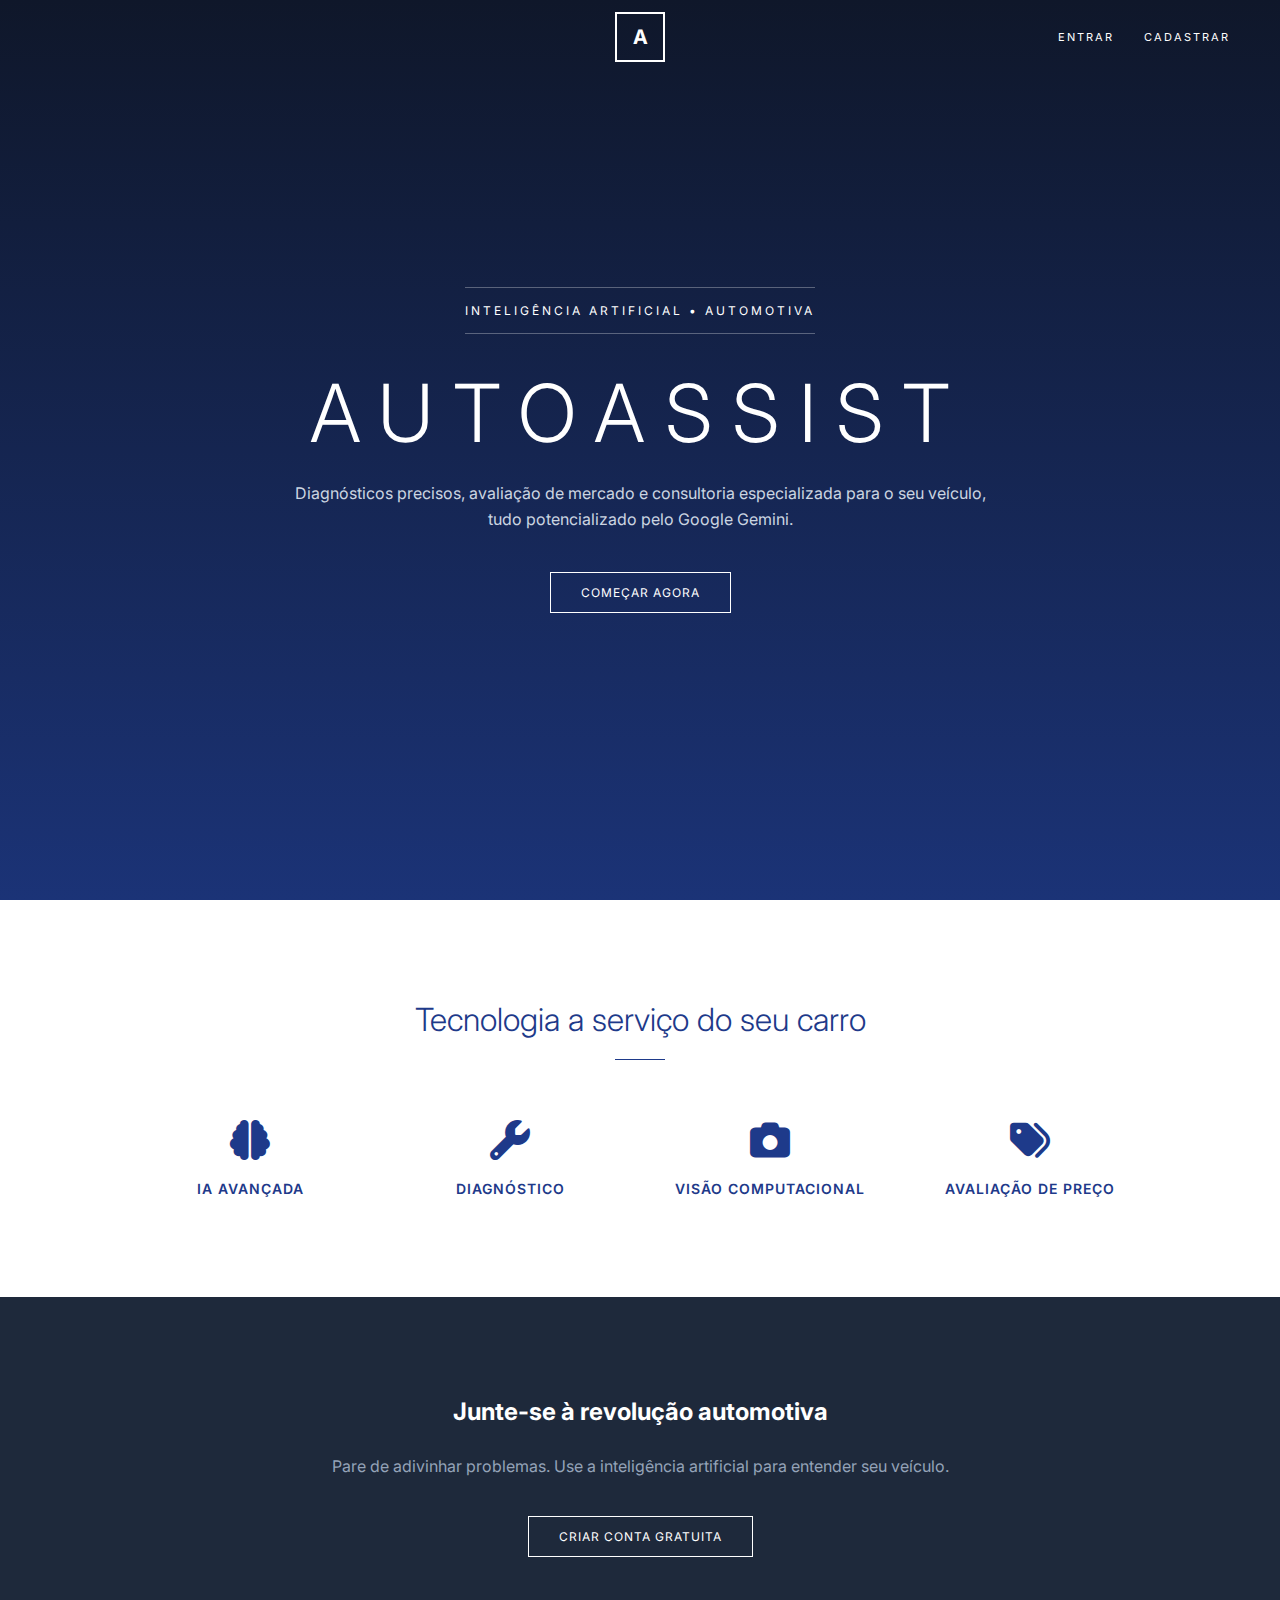
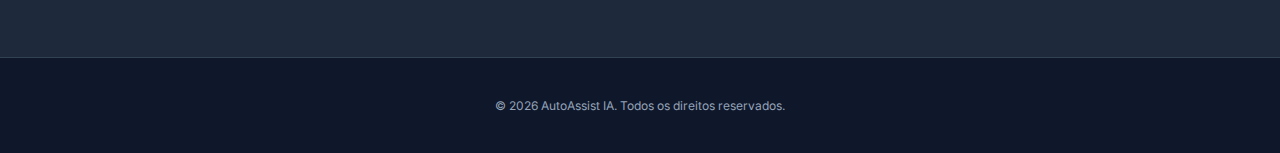
<file: frontend/index.html>
<!DOCTYPE html>
<html lang="pt-BR">
<head>
    <meta charset="UTF-8">
    <meta name="viewport" content="width=device-width, initial-scale=1.0">
    <title>AutoAssist - Seu Consultor Automotivo com IA</title>

    <link href="https://cdnjs.cloudflare.com/ajax/libs/font-awesome/6.4.0/css/all.min.css" rel="stylesheet">
    <link href="https://fonts.googleapis.com/css2?family=Inter:wght@300;400;600&display=swap" rel="stylesheet">

    <style>
        :root {
            --primary-dark: #0f172a;
            --secondary-dark: #1e293b;
            --accent-blue: #1e3a8a;
            --text-gray: #94a3b8;
            --white: #ffffff;
        }

        * {
            margin: 0;
            padding: 0;
            box-sizing: border-box;
        }

        body {
            font-family: 'Inter', sans-serif;
            color: var(--accent-blue);
            overflow-x: hidden;
            background-color: var(--primary-dark);
        }

        /* Hero Section */
        .hero {
            background: linear-gradient(rgba(15, 23, 42, 0.8), rgba(30, 58, 138, 0.8)),
                        url('https://images.unsplash.com/photo-1492144534655-ae79c964c9d7?q=80&w=1920');
            background-size: cover;
            background-position: center;
            background-attachment: fixed;
            height: 100vh;
            display: flex;
            justify-content: center;
            align-items: center;
            text-align: center;
            color: white;
            position: relative;
            overflow: hidden;
            z-index: 1;
            /* Fundo de segurança caso a imagem falhe */
            background-color: var(--primary-dark);
        }

        /* Camada para o efeito de transição Wipe */
        .hero-wipe-layer {
            position: absolute;
            top: 0;
            left: 0;
            width: 100%;
            height: 100%;
            background-size: cover;
            background-position: center;
            background-attachment: fixed;
            z-index: 1;
            clip-path: inset(0 0 0 100%);
            pointer-events: none;
            
            /* Correções para eliminar a linha na borda (anti-aliasing) */
            will-change: clip-path;
            transform: translateZ(0) scale(1.001); 
            backface-visibility: hidden;
            -webkit-font-smoothing: antialiased;
        }

        .hero-content {
            position: relative;
            z-index: 10; /* Garante que o texto fique acima de tudo */
            max-width: 800px;
            padding: 0 20px;
            animation: fadeIn 1.5s ease-out;
        }

        .hero h1 {
            font-size: 80px;
            font-weight: 300;
            letter-spacing: 20px;
            margin-bottom: 20px;
        }

        .hero-subtitle {
            font-size: 12px;
            letter-spacing: 3px;
            text-transform: uppercase;
            border-top: 1px solid rgba(255,255,255,0.3);
            border-bottom: 1px solid rgba(255,255,255,0.3);
            padding: 15px 0;
            display: inline-block;
            margin-bottom: 30px;
        }

        .hero-description {
            font-size: 16px;
            line-height: 1.6;
            color: #cbd5e1;
            margin-bottom: 40px;
        }

        /* Navbar */
        .navbar {
            position: absolute;
            top: 0;
            width: 100%;
            padding: 30px 50px;
            z-index: 100;
        }

        .nav-container {
            display: flex;
            justify-content: space-between;
            align-items: center;
        }

        /* Logo Central */
        .nav-logo-minimal {
            width: 50px;
            height: 50px;
            border: 2px solid white;
            display: flex;
            align-items: center;
            justify-content: center;
            font-weight: bold;
            font-size: 20px;
            color: white;
            text-decoration: none;
            position: absolute;
            left: 50%;
            transform: translateX(-50%);
            transition: all 0.3s ease;
            background-color: transparent;
            overflow: hidden; /* Para garantir que a imagem não vaze */
        }

        .nav-logo-minimal:hover {
            background-color: rgba(255,255,255,0.1);
        }

        .nav-logo-minimal img {
            width: 100%;
            height: 100%;
            object-fit: cover;
        }

        .nav-links-right {
            display: flex;
            gap: 30px;
            align-items: center;
            margin-left: auto; /* Garante que fique na direita */
        }

        .nav-link {
            color: white;
            text-decoration: none;
            font-size: 11px;
            letter-spacing: 2px;
            text-transform: uppercase;
            transition: opacity 0.3s;
            cursor: pointer;
        }

        .nav-link:hover {
            opacity: 0.7;
        }

        .btn-minimal {
            border: 1px solid white;
            padding: 12px 30px;
            color: white;
            text-decoration: none;
            text-transform: uppercase;
            font-size: 12px;
            letter-spacing: 1px;
            transition: all 0.3s ease;
            display: inline-block;
        }

        .btn-minimal:hover {
            background: white;
            color: var(--primary-dark);
        }

        /* Sections */
        .white-section {
            background: white;
            padding: 100px 20px;
            text-align: center;
        }

        .dark-section {
            background: var(--secondary-dark);
            color: white;
            padding: 100px 20px;
        }

        .features-grid {
            display: grid;
            grid-template-columns: repeat(auto-fit, minmax(200px, 1fr));
            gap: 40px;
            max-width: 1000px;
            margin: 60px auto 0;
        }

        .feature-item i {
            font-size: 40px;
            margin-bottom: 20px;
            color: var(--accent-blue);
        }

        .feature-title {
            font-weight: 600;
            text-transform: uppercase;
            letter-spacing: 1px;
            font-size: 14px;
        }

        /* Footer */
        footer {
            background: var(--primary-dark);
            color: var(--text-gray);
            text-align: center;
            padding: 40px;
            font-size: 12px;
            border-top: 1px solid #334155;
        }

        /* Responsividade */
        @media (max-width: 768px) {
            .hero h1 { font-size: 40px; letter-spacing: 5px; }
            .nav-container { flex-direction: column; gap: 20px; }
            .nav-logo-minimal { position: relative; left: auto; transform: none; margin-bottom: 10px; }
            .nav-links-right { margin-left: 0; }
        }

        @keyframes fadeIn {
            from { opacity: 0; transform: translateY(20px); }
            to { opacity: 1; transform: translateY(0); }
        }

        .badge-atencao { background: rgba(239, 68, 68, 0.2); color: #f87171; }
        .badge-aviso { background: rgba(245, 158, 11, 0.2); color: #fbbf24; }
        .badge-ok { background: rgba(16, 185, 129, 0.2); color: #34d399; }
    </style>
</head>
<body>

    <nav class="navbar">
        <div class="nav-container">
            <div style="flex: 1;"></div>

            <a href="index.html" class="nav-logo-minimal" id="centralIcon">A</a>

            <div class="nav-links-right" id="authLinks" style="flex: 1; justify-content: flex-end;">
                <a href="login.html" class="nav-link">Entrar</a>
                <a href="cadastro.html" class="nav-link">Cadastrar</a>
            </div>
        </div>
    </nav>

    <section class="hero">
        <div class="hero-content">
            <div class="hero-subtitle">Inteligência Artificial &bull; Automotiva</div>
            <h1>AUTOASSIST</h1>
            <p class="hero-description">
                Diagnósticos precisos, avaliação de mercado e consultoria especializada para o seu veículo,<br>
                tudo potencializado pelo Google Gemini.
            </p>
            <div id="ctaContainer">
                <a href="cadastro.html" class="btn-minimal">Começar Agora</a>
            </div>
        </div>
    </section>

    <section class="white-section">
        <h2 style="font-weight: 300; font-size: 32px;">Tecnologia a serviço do seu carro</h2>
        <div style="width: 50px; height: 1px; background: var(--accent-blue); margin: 20px auto;"></div>
        
        <div class="features-grid">
            <div class="feature-item">
                <i class="fas fa-brain"></i>
                <div class="feature-title">IA Avançada</div>
            </div>
            <div class="feature-item">
                <i class="fas fa-wrench"></i>
                <div class="feature-title">Diagnóstico</div>
            </div>
            <div class="feature-item">
                <i class="fas fa-camera"></i>
                <div class="feature-title">Visão Computacional</div>
            </div>
            <div class="feature-item">
                <i class="fas fa-tags"></i>
                <div class="feature-title">Avaliação de Preço</div>
            </div>
        </div>
    </section>

    <section class="dark-section">
        <div style="max-width: 800px; margin: 0 auto; text-align: center;">
            <h2 style="margin-bottom: 30px;">Junte-se à revolução automotiva</h2>
            <p style="color: var(--text-gray); margin-bottom: 40px;">
                Pare de adivinhar problemas. Use a inteligência artificial para entender seu veículo.
            </p>
            <a href="cadastro.html" class="btn-minimal">Criar Conta Gratuita</a>
        </div>
    </section>

    <footer>
        <p>&copy; 2026 AutoAssist IA. Todos os direitos reservados.</p>
    </footer>

    <!-- MODAL DE PAGAMENTO (PREMIUM) -->
    <div id="paymentModal" class="modal-overlay" style="display: none;">
        <div class="modal-content">
            <div style="text-align: center; margin-bottom: 20px;">
                <i class="fas fa-crown" style="font-size: 48px; color: #fbbf24; margin-bottom: 10px;"></i>
                <h2>Seu período de teste acabou!</h2>
                <p style="color: #94a3b8;">Para continuar usando o AutoAssist e desbloquear recursos exclusivos, faça o upgrade.</p>
            </div>

            <div class="premium-benefits">
                <div class="benefit-item">
                    <i class="fas fa-check-circle" style="color: #4ade80;"></i>
                    <span>Acesso Ilimitado ao Chat</span>
                </div>
                <div class="benefit-item">
                    <i class="fas fa-file-pdf" style="color: #4ade80;"></i>
                    <span>Laudos Técnicos em PDF</span>
                </div>
                <div class="benefit-item">
                    <i class="fas fa-microphone" style="color: #4ade80;"></i>
                    <span>Modo de Voz Bidirecional</span>
                </div>
                <div class="benefit-item">
                    <i class="fas fa-infinity" style="color: #4ade80;"></i>
                    <span>Login Infinito (Sem expiração)</span>
                </div>
            </div>

            <div class="price-tag">
                <span style="font-size: 14px; text-decoration: line-through; color: #64748b;">R$ 49,90</span>
                <span style="font-size: 32px; font-weight: bold; color: #fff;">R$ 29,90</span>
                <span style="font-size: 12px; color: #94a3b8;">/pagamento único</span>
            </div>

            <button id="btnPix" class="btn-cta" style="width: 100%; margin-top: 20px;">
                <i class="fas fa-qrcode"></i> Pagar com PIX
            </button>
            <p style="text-align: center; font-size: 12px; color: #64748b; margin-top: 10px;">Liberação imediata após pagamento</p>
        </div>
    </div>

    <!-- STYLE DO MODAL -->
    <style>
        .modal-overlay {
            position: fixed; top: 0; left: 0; width: 100%; height: 100%;
            background: rgba(0, 0, 0, 0.85);
            display: flex; justify-content: center; align-items: center;
            z-index: 9999;
            backdrop-filter: blur(5px);
        }
        .modal-content {
            background: #1e293b;
            padding: 30px;
            border-radius: 16px;
            width: 90%; max-width: 400px;
            box-shadow: 0 20px 25px -5px rgba(0, 0, 0, 0.5);
            border: 1px solid #334155;
            animation: slideIn 0.3s ease-out;
        }
        .premium-benefits {
            background: #0f172a;
            padding: 15px;
            border-radius: 8px;
            margin: 20px 0;
        }
        .benefit-item {
            display: flex; gap: 10px; align-items: center;
            margin-bottom: 10px;
            color: #e2e8f0;
            font-size: 14px;
        }
        .price-tag {
            text-align: center;
            background: linear-gradient(135deg, #2563eb, #1e40af);
            padding: 15px;
            border-radius: 8px;
            display: flex; flex-direction: column; align-items: center;
        }
        @keyframes slideIn {
            from { transform: translateY(20px); opacity: 0; }
            to { transform: translateY(0); opacity: 1; }
        }
    </style>

    <script src="static/js/config.js"></script>
    <script src="static/js/auth.js"></script>
    <script>
        document.addEventListener('DOMContentLoaded', async () => {
            const authLinks = document.getElementById('authLinks');
            const centralIcon = document.getElementById('centralIcon');
            const ctaContainer = document.getElementById('ctaContainer');
            const paymentModal = document.getElementById('paymentModal');
            const btnPix = document.getElementById('btnPix');

            // Se não estiver logado, não faz nada (HTML já é estado deslogado)
            if (!Auth.isAuthenticated()) {
                return;
            }

            // Se houver token, valida com o backend usando Auth centralizado
            try {
                const response = await Auth.authenticatedFetch('/api/user', {
                    method: 'GET',
                    headers: { 'Content-Type': 'application/json' }
                });

                if (response.ok) {
                    const userData = await response.json();
                    
                    // Atualiza localStorage com dados frescos
                    localStorage.setItem('autoassist_user', JSON.stringify(userData));
                    
                    // --- ATUALIZA A NAVBAR (LOGADO) ---
                    centralIcon.href = "perfil.html";
                    centralIcon.title = `Logado como ${userData.nome}`;
                    centralIcon.innerHTML = `<i class="fas fa-user"></i>`;
                    
                    authLinks.innerHTML = `
                        <a href="dashboard.html" class="nav-link" style="color: #3b82f6; font-weight: bold;"><i class="fas fa-tachometer-alt"></i> Dashboard</a>
                        <a href="chat.html" class="nav-link" style="color: #60a5fa;"><i class="fas fa-comments"></i> Chat</a>
                        <button id="btnLogout" class="nav-link" style="background:none; border:none; font-family:inherit;">SAIR</button>
                    `;

                    ctaContainer.innerHTML = `<a href="chat.html" class="btn-minimal">Acessar Consultor IA</a>`;

                    document.getElementById('btnLogout').addEventListener('click', () => {
                        Auth.logout();
                    });

                    // --- CHECK DE TRIAL ---
                    if (userData.trial_expired) {
                        paymentModal.style.display = 'flex';
                    }

                } else {
                    console.warn('Sessão inválida, fazendo logout.');
                    Auth.logout(false);
                    window.location.reload();
                }

            } catch (error) {
                console.error('Erro de conexão:', error);
            }

            // --- LÓGICA DE PAGAMENTO (Botão Pix) ---
            btnPix.addEventListener('click', async () => {
                const originalText = btnPix.innerHTML;
                btnPix.disabled = true;
                btnPix.innerHTML = '<i class="fas fa-spinner fa-spin"></i> Processando...';

                try {
                    // Simula pagamento na API
                    const res = await Auth.authenticatedFetch('/api/pay/mock', { method: 'POST' });
                    const data = await res.json();
                    
                    if (res.ok) {
                        alert(data.message);
                        window.location.reload(); // Recarrega para desbloquear
                    } else {
                        alert('Erro no pagamento: ' + data.error);
                    }
                } catch (e) {
                    alert('Erro de conexão.');
                } finally {
                    btnPix.disabled = false;
                    btnPix.innerHTML = originalText;
                }
            });

            // --- LÓGICA DE SLIDESHOW DO HERO (ESTILO WIPE POWERPOINT) ---
            const heroSection = document.querySelector('.hero');
            const images = [
                'https://images.unsplash.com/photo-1492144534655-ae79c964c9d7?q=80&w=1920',
                'https://images.unsplash.com/photo-1503376780353-7e6692767b70?q=80&w=1920',
                'https://images.unsplash.com/photo-1494976388531-d1058494cdd8?q=80&w=1920',
                'https://images.unsplash.com/photo-1583121274602-3e2820c69888?q=80&w=1920',
                'https://images.unsplash.com/photo-1544636331-e26879cd4d9b?q=80&w=1920'
            ];
            
            // Força o carregamento imediato de todas as imagens
            images.forEach(src => {
                const img = new Image();
                img.src = src;
            });

            let currentImgIndex = 0;
            const wipeLayer = document.createElement('div');
            wipeLayer.className = 'hero-wipe-layer';
            heroSection.appendChild(wipeLayer);

            setInterval(() => {
                const nextIndex = (currentImgIndex + 1) % images.length;
                const nextBg = `linear-gradient(rgba(15, 23, 42, 0.8), rgba(30, 58, 138, 0.8)), url('${images[nextIndex]}')`;

                // 1. Prepara a camada de wipe (invisível à direita)
                wipeLayer.style.transition = 'none';
                wipeLayer.style.clipPath = 'inset(0 0 0 100%)';
                wipeLayer.style.backgroundImage = nextBg;

                // Força reflow para garantir que o CSS 'transition: none' seja aplicado
                wipeLayer.offsetHeight;

                // 2. Inicia a transição Wipe
                wipeLayer.style.transition = 'clip-path 1.8s cubic-bezier(0.77, 0, 0.175, 1)';
                wipeLayer.style.clipPath = 'inset(0 0 0 0)';

                // 3. Quando a animação termina:
                setTimeout(() => {
                    // Torna a imagem do wipe o fundo principal
                    heroSection.style.backgroundImage = nextBg;
                    // Reseta o wipe para a próxima vez (esconde ele)
                    wipeLayer.style.transition = 'none';
                    wipeLayer.style.clipPath = 'inset(0 0 0 100%)';
                    currentImgIndex = nextIndex;
                }, 1900);
                
            }, 3000); // 3 segundos para a transição
        });
    </script>
</body>
</html>
</file>
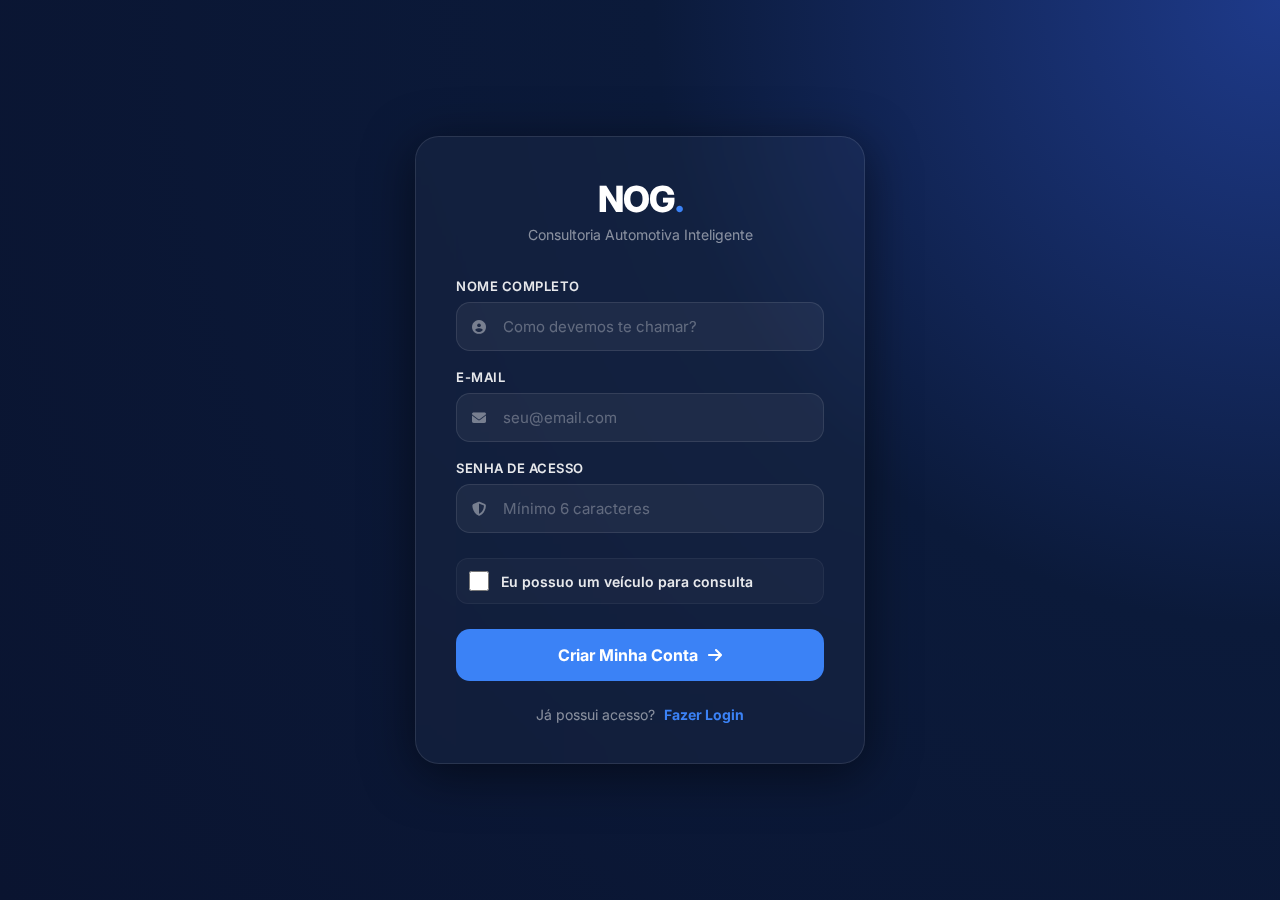
<file: frontend/cadastro.html>
<!doctype html>
<html lang="pt-BR">
  <head>
    <meta charset="UTF-8" />
    <title>AutoAssist • Cadastro</title>
    <meta name="viewport" content="width=device-width, initial-scale=1.0" />

    <link
      href="https://fonts.googleapis.com/css2?family=Inter:wght@400;600&display=swap"
      rel="stylesheet"
    />
    <link
      href="https://cdnjs.cloudflare.com/ajax/libs/font-awesome/6.4.0/css/all.min.css"
      rel="stylesheet"
    />

    <style>
      * {
        margin: 0;
        padding: 0;
        box-sizing: border-box;
        font-family: "Inter", sans-serif;
      }

      body {
        background: radial-gradient(circle at top right, #1e3a8a 0%, #0b1a3a 40%, #0a1430 100%);
        min-height: 100vh;
        display: flex;
        align-items: center;
        justify-content: center;
        padding: 40px 20px;
      }

      .cadastro-container {
        background: rgba(255, 255, 255, 0.03);
        backdrop-filter: blur(15px);
        border-radius: 24px;
        box-shadow: 0 10px 50px rgba(0, 0, 0, 0.5);
        padding: 40px;
        width: 100%;
        max-width: 450px;
        border: 1px solid rgba(255, 255, 255, 0.1);
        animation: fadeIn 0.5s ease-out;
      }

      @keyframes fadeIn {
        from { opacity: 0; transform: translateY(10px); }
        to { opacity: 1; transform: translateY(0); }
      }

      .logo {
        text-align: center;
        margin-bottom: 35px;
      }

      .logo h1 {
        color: #fff;
        font-size: 36px;
        font-weight: 800;
        letter-spacing: -1px;
        margin-bottom: 5px;
      }

      .logo h1 span {
        color: #3b82f6;
      }

      .logo p {
        color: rgba(255, 255, 255, 0.5);
        font-size: 14px;
      }

      .form-group {
        margin-bottom: 18px;
      }

      label {
        display: block;
        color: rgba(255, 255, 255, 0.9);
        font-weight: 600;
        margin-bottom: 8px;
        font-size: 13px;
        text-transform: uppercase;
        letter-spacing: 0.5px;
      }

      .input-wrapper {
        position: relative;
      }

      .input-wrapper i {
        position: absolute;
        left: 16px;
        top: 50%;
        transform: translateY(-50%);
        color: rgba(255, 255, 255, 0.4);
        font-size: 14px;
        transition: color 0.3s;
      }

      input, select {
        width: 100%;
        padding: 14px 14px 14px 46px;
        border-radius: 14px;
        border: 1px solid rgba(255, 255, 255, 0.1);
        outline: none;
        font-size: 15px;
        background: rgba(255, 255, 255, 0.05);
        color: #fff;
        transition: all 0.3s cubic-bezier(0.4, 0, 0.2, 1);
      }

      input::placeholder {
        color: rgba(255, 255, 255, 0.3);
      }

      input:focus, select:focus {
        border-color: #3b82f6;
        background: rgba(255, 255, 255, 0.08);
        box-shadow: 0 0 0 4px rgba(59, 130, 246, 0.15);
      }

      input:focus + i {
        color: #3b82f6;
      }

      .btn {
        width: 100%;
        padding: 16px;
        background: #3b82f6;
        color: white;
        border: none;
        border-radius: 14px;
        font-size: 16px;
        font-weight: 700;
        cursor: pointer;
        transition: all 0.3s;
        margin-top: 15px;
        display: flex;
        align-items: center;
        justify-content: center;
        gap: 10px;
      }

      .btn:hover:not(:disabled) {
        background: #2563eb;
        transform: translateY(-2px);
        box-shadow: 0 8px 25px rgba(59, 130, 246, 0.4);
      }

      .btn:active:not(:disabled) {
        transform: translateY(0);
      }

      .btn:disabled {
        opacity: 0.5;
        cursor: not-allowed;
      }

      .alert {
        padding: 14px 18px;
        border-radius: 12px;
        margin-bottom: 25px;
        font-size: 14px;
        font-weight: 500;
        display: none;
        border: 1px solid transparent;
      }

      .alert-error {
        background: rgba(239, 68, 68, 0.15);
        color: #f87171;
        border-color: rgba(239, 68, 68, 0.2);
      }

      .links {
        text-align: center;
        margin-top: 25px;
        font-size: 14px;
        color: rgba(255, 255, 255, 0.5);
      }

      .links a {
        color: #3b82f6;
        text-decoration: none;
        font-weight: 700;
        margin-left: 5px;
      }

      .links a:hover {
        text-decoration: underline;
      }

      /* Checkbox Estilizado */
      .form-group-checkbox {
        display: flex;
        align-items: center;
        gap: 12px;
        margin: 25px 0;
        cursor: pointer;
        padding: 12px;
        background: rgba(255, 255, 255, 0.03);
        border-radius: 12px;
        border: 1px solid rgba(255, 255, 255, 0.05);
        transition: all 0.3s;
      }

      .form-group-checkbox:hover {
        background: rgba(255, 255, 255, 0.06);
      }

      .form-group-checkbox input {
        width: 20px;
        height: 20px;
        border-radius: 6px;
        border: 2px solid rgba(255, 255, 255, 0.2);
        background: transparent;
        cursor: pointer;
        accent-color: #3b82f6;
      }

      .form-group-checkbox label {
        margin-bottom: 0;
        cursor: pointer;
        text-transform: none;
        font-size: 14px;
        letter-spacing: 0;
      }

      /* Seção do Veículo */
      .vehicle-section {
        display: none;
        background: rgba(255, 255, 255, 0.02);
        border-radius: 18px;
        padding: 20px;
        margin-bottom: 20px;
        border: 1px dashed rgba(255, 255, 255, 0.15);
        animation: slideDown 0.4s ease-out;
      }

      @keyframes slideDown {
        from { opacity: 0; max-height: 0; transform: translateY(-10px); }
        to { opacity: 1; max-height: 500px; transform: translateY(0); }
      }

      .vehicle-section h3 {
        color: #fff;
        font-size: 15px;
        margin-bottom: 20px;
        display: flex;
        align-items: center;
        gap: 10px;
      }

      .vehicle-section h3 i {
        color: #3b82f6;
      }

      .grid-2 {
        display: grid;
        grid-template-columns: 1fr 1fr;
        gap: 15px;
      }

      select {
        appearance: none;
        background-image: url("data:image/svg+xml,%3Csvg xmlns='http://www.w3.org/2000/svg' fill='none' viewBox='0 0 24 24' stroke='white'%3E%3Cpath stroke-linecap='round' stroke-linejoin='round' stroke-width='2' d='M19 9l-7 7-7-7'%3E%3C/path%3E%3C/svg%3E");
        background-repeat: no-repeat;
        background-position: right 14px center;
        background-size: 16px;
      }

      select option {
        background: #0a1430;
        color: #fff;
      }
    </style>
  </head>
  <body>
    <div class="cadastro-container">
      <div class="logo">
        <h1>NOG<span>.</span></h1>
        <p>Consultoria Automotiva Inteligente</p>
      </div>

      <div class="alert alert-error" id="alertError"></div>

      <div class="form-group">
        <label>Nome Completo</label>
        <div class="input-wrapper">
          <i class="fas fa-user-circle"></i>
          <input id="nome" placeholder="Como devemos te chamar?" />
        </div>
      </div>

      <div class="form-group">
        <label>E-mail</label>
        <div class="input-wrapper">
          <i class="fas fa-envelope"></i>
          <input id="email" type="email" placeholder="seu@email.com" />
        </div>
      </div>

      <div class="form-group">
        <label>Senha de Acesso</label>
        <div class="input-wrapper">
          <i class="fas fa-shield-alt"></i>
          <input id="senha" type="password" placeholder="Mínimo 6 caracteres" />
        </div>
      </div>

      <div class="form-group-checkbox" id="checkContainer">
        <input type="checkbox" id="possuiVeiculo" />
        <label for="possuiVeiculo">Eu possuo um veículo para consulta</label>
      </div>

      <div class="vehicle-section" id="vehicleSection">
        <h3><i class="fas fa-car-side"></i> Detalhes do Veículo</h3>

        <div class="form-group">
          <label>Tipo de Veículo</label>
          <div class="input-wrapper">
            <i class="fas fa-list-ul"></i>
            <select id="veiculoTipo">
              <option value="carro">🚘 Carro</option>
              <option value="moto">🏍️ Moto</option>
              <option value="caminhao">🚛 Caminhão</option>
              <option value="aviao">✈️ Avião</option>
              <option value="navio">🚢 Navio</option>
              <option value="outro">❓ Outro</option>
            </select>
          </div>
        </div>

        <div class="grid-2">
          <div class="form-group">
            <label>Marca</label>
            <div class="input-wrapper">
              <i class="fas fa-tags"></i>
              <input id="veiculoMarca" placeholder="Ex: Honda" />
            </div>
          </div>
          <div class="form-group">
            <label>Modelo</label>
            <div class="input-wrapper">
              <i class="fas fa-car"></i>
              <input id="veiculoModelo" placeholder="Ex: Civic" />
            </div>
          </div>
        </div>

        <div class="grid-2">
          <div class="form-group">
            <label>Ano Fabricação</label>
            <div class="input-wrapper">
              <i class="fas fa-calendar-alt"></i>
              <input id="veiculoAnoFab" type="number" placeholder="2022" />
            </div>
          </div>
          <div class="form-group">
            <label>Ano Compra</label>
            <div class="input-wrapper">
              <i class="fas fa-shopping-cart"></i>
              <input id="veiculoAnoCompra" type="number" placeholder="2023" />
            </div>
          </div>
        </div>
      </div>

      <button class="btn" id="btnCadastrar">
        Criar Minha Conta <i class="fas fa-arrow-right"></i>
      </button>

      <div class="links">
        Já possui acesso?
        <a href="login.html">Fazer Login</a>
      </div>
    </div>

    <script src="./static/js/config.js"></script>
    <script src="./static/js/auth.js"></script>
    <script>
      const btn = document.getElementById("btnCadastrar");
      const alertError = document.getElementById("alertError");
      const possuiVeiculoCheck = document.getElementById("possuiVeiculo");
      const vehicleSection = document.getElementById("vehicleSection");

      function showError(msg) {
        alertError.textContent = msg;
        alertError.style.display = "block";
        window.scrollTo({ top: 0, behavior: 'smooth' });
      }

      possuiVeiculoCheck.addEventListener("change", () => {
        if (possuiVeiculoCheck.checked) {
          vehicleSection.style.display = "block";
        } else {
          vehicleSection.style.display = "none";
        }
      });

      btn.addEventListener("click", async () => {
        alertError.style.display = "none";

        const nome = document.getElementById("nome").value.trim();
        const email = document.getElementById("email").value.trim();
        const senha = document.getElementById("senha").value;

        if (!nome || !email || !senha) {
          showError("Por favor, preencha todos os campos obrigatórios.");
          return;
        }

        if (senha.length < 6) {
          showError("A senha deve ter pelo menos 6 caracteres.");
          return;
        }

        let veiculoData = null;
        if (possuiVeiculoCheck.checked) {
          veiculoData = {
            possui: true,
            tipo: document.getElementById("veiculoTipo").value,
            marca: document.getElementById("veiculoMarca").value.trim(),
            modelo: document.getElementById("veiculoModelo").value.trim(),
            ano_fabricacao: document.getElementById("veiculoAnoFab").value,
            ano_compra: document.getElementById("veiculoAnoCompra").value,
          };

          if (!veiculoData.marca || !veiculoData.modelo) {
            showError("Preencha a marca e o modelo do seu veículo.");
            return;
          }
        }

        btn.disabled = true;
        btn.innerHTML = 'Processando... <i class="fas fa-circle-notch fa-spin"></i>';

        try {
          await Auth.register(nome, email, senha, veiculoData);
          alert("Boas-vindas ao AutoAssist! Cadastro realizado com sucesso.");
          window.location.href = "login.html";
        } catch (err) {
          showError(err.message || "Erro de conexão com o servidor.");
          btn.disabled = false;
          btn.innerHTML = 'Criar Minha Conta <i class="fas fa-arrow-right"></i>';
        }
      });
    </script>
  </body>
</html>
</file>
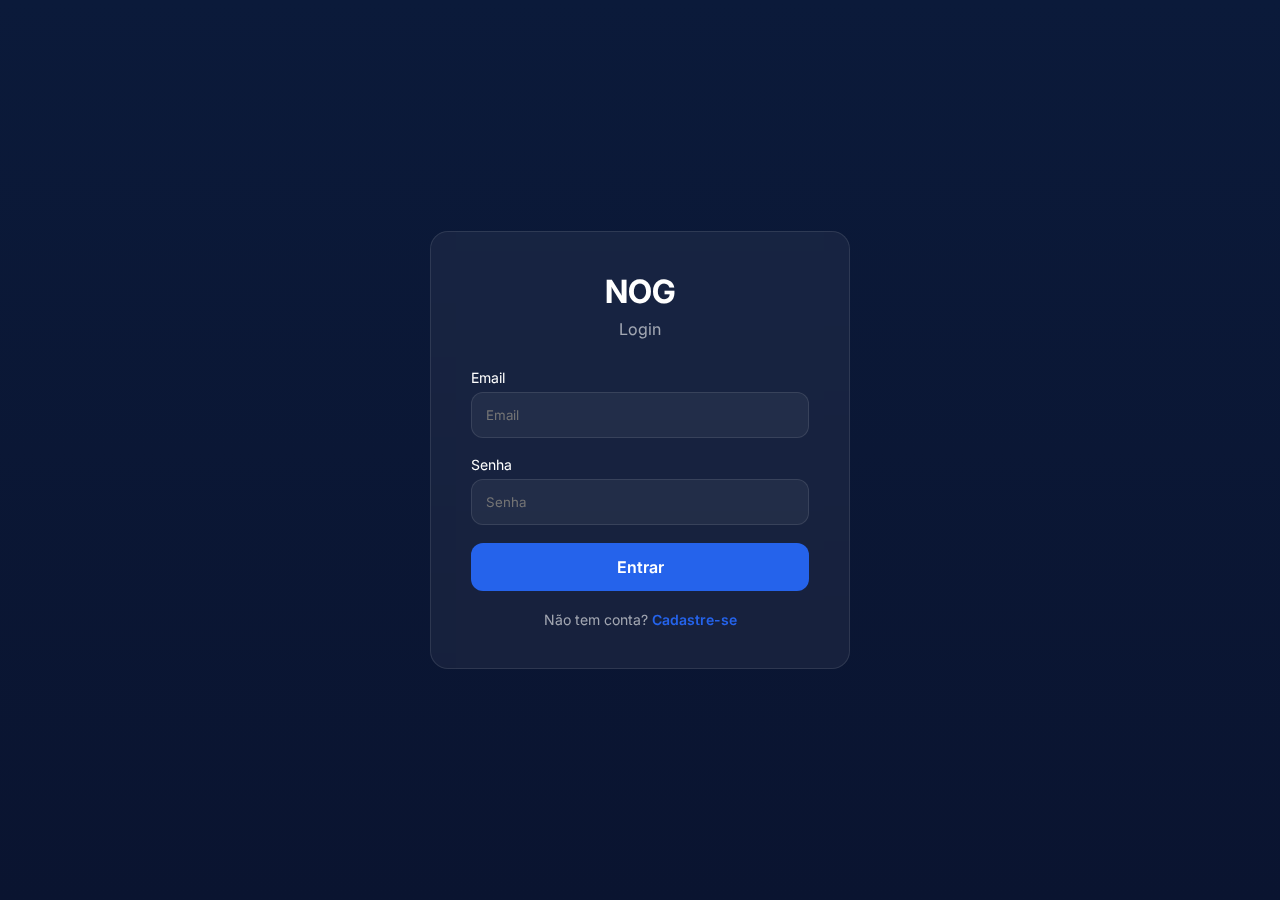
<file: frontend/dashboard.html>
<!DOCTYPE html>
<html lang="pt-BR">
<head>
    <meta charset="UTF-8">
    <meta name="viewport" content="width=device-width, initial-scale=1.0">
    <title>Dashboard - AutoAssist</title>

    <link href="https://cdnjs.cloudflare.com/ajax/libs/font-awesome/6.4.0/css/all.min.css" rel="stylesheet">
    <link href="https://fonts.googleapis.com/css2?family=Inter:wght@300;400;600&display=swap" rel="stylesheet">

    <style>
        :root {
            --primary-dark: #0f172a;
            --secondary-dark: #1e293b;
            --accent-blue: #3b82f6;
            --text-gray: #94a3b8;
            --white: #ffffff;
        }

        * {
            margin: 0;
            padding: 0;
            box-sizing: border-box;
        }

        body {
            font-family: 'Inter', sans-serif;
            background-color: var(--primary-dark);
            color: white;
            min-height: 100vh;
        }

        /* Navbar */
        .navbar {
            background: rgba(15, 23, 42, 0.9);
            backdrop-filter: blur(10px);
            padding: 20px 50px;
            border-bottom: 1px solid rgba(255, 255, 255, 0.05);
            position: sticky;
            top: 0;
            z-index: 100;
        }

        .nav-container {
            display: flex;
            justify-content: space-between;
            align-items: center;
            max-width: 1200px;
            margin: 0 auto;
        }

        .nav-logo {
            color: white;
            text-decoration: none;
            font-weight: bold;
            font-size: 20px;
            letter-spacing: 2px;
        }

        .nav-links {
            display: flex;
            gap: 25px;
            align-items: center;
        }

        .nav-link {
            color: white;
            text-decoration: none;
            font-size: 12px;
            text-transform: uppercase;
            letter-spacing: 1px;
            opacity: 0.8;
            transition: opacity 0.3s;
        }

        .nav-link:hover { opacity: 1; }

        /* Dashboard Content */
        .dashboard-content {
            padding: 60px 20px;
            max-width: 1000px;
            margin: 0 auto;
            animation: fadeIn 0.8s ease-out;
        }

        @keyframes fadeIn {
            from { opacity: 0; transform: translateY(10px); }
            to { opacity: 1; transform: translateY(0); }
        }

        .dashboard-header {
            margin-bottom: 40px;
        }

        .vehicle-info-card {
            background: linear-gradient(135deg, #1e3a8a, #111827);
            border-radius: 24px;
            padding: 40px;
            display: flex;
            align-items: center;
            gap: 30px;
            box-shadow: 0 20px 50px rgba(0, 0, 0, 0.5);
            margin-bottom: 40px;
            border: 1px solid rgba(255, 255, 255, 0.1);
        }

        .vehicle-icon {
            font-size: 60px;
            color: var(--accent-blue);
            background: rgba(59, 130, 246, 0.1);
            width: 120px;
            height: 120px;
            border-radius: 50%;
            display: flex;
            align-items: center;
            justify-content: center;
            flex-shrink: 0;
            border: 1px solid rgba(59, 130, 246, 0.2);
        }

        .stats-grid {
            display: grid;
            grid-template-columns: repeat(auto-fit, minmax(300px, 1fr));
            gap: 25px;
        }

        .stat-card {
            background: var(--secondary-dark);
            padding: 30px;
            border-radius: 20px;
            border: 1px solid rgba(255, 255, 255, 0.05);
            transition: transform 0.3s;
        }

        .stat-card:hover {
            transform: translateY(-5px);
            border-color: rgba(59, 130, 246, 0.3);
        }

        .stat-card.fipe {
            border-left: 6px solid var(--accent-blue);
        }

        .alert-item {
            display: flex;
            align-items: center;
            gap: 15px;
            padding: 15px 0;
            border-bottom: 1px solid rgba(255, 255, 255, 0.05);
        }

        .alert-item:last-child { border-bottom: none; }

        .alert-badge {
            font-size: 10px;
            padding: 4px 10px;
            border-radius: 12px;
            text-transform: uppercase;
            font-weight: bold;
            white-space: nowrap;
        }

        .badge-atencao { background: rgba(239, 68, 68, 0.2); color: #f87171; }
        .badge-aviso { background: rgba(245, 158, 11, 0.2); color: #fbbf24; }
        .badge-ok { background: rgba(16, 185, 129, 0.2); color: #34d399; }

        .btn-action {
            display: inline-block;
            margin-top: 20px;
            padding: 12px 24px;
            background: var(--accent-blue);
            color: white;
            text-decoration: none;
            border-radius: 10px;
            font-weight: 600;
            font-size: 14px;
            transition: 0.3s;
        }

        .btn-action:hover {
            background: #2563eb;
            box-shadow: 0 5px 15px rgba(59, 130, 246, 0.4);
        }

        .no-vehicle {
            text-align: center;
            padding: 100px 20px;
        }

        .no-vehicle i {
            font-size: 80px;
            color: var(--text-gray);
            margin-bottom: 20px;
            opacity: 0.3;
        }

        @media (max-width: 768px) {
            .vehicle-info-card { flex-direction: column; text-align: center; }
            .navbar { padding: 20px; }
        }
    </style>
</head>
<body>

    <nav class="navbar">
        <div class="nav-container">
            <a href="index.html" class="nav-logo">AUTOASSIST</a>
            <div class="nav-links">
                <a href="chat.html" class="nav-link"><i class="fas fa-comments"></i> Chat</a>
                <a href="perfil.html" class="nav-link"><i class="fas fa-user-circle"></i> Perfil</a>
                <button onclick="Auth.logout()" class="nav-link" style="background:none; border:none; cursor:pointer;">Sair</button>
            </div>
        </div>
    </nav>

    <div class="dashboard-content" id="dashboardContent">
        <div id="loadingDash" style="text-align: center; padding: 100px;">
            <i class="fas fa-circle-notch fa-spin" style="font-size: 40px; color: var(--accent-blue);"></i>
            <p style="margin-top: 20px; color: var(--text-gray);">Carregando dados do veículo...</p>
        </div>

        <!-- O conteúdo será injetado aqui pelo JS -->
    </div>

    <script src="static/js/config.js"></script>
    <script src="static/js/auth.js"></script>
    <script>
        document.addEventListener('DOMContentLoaded', async () => {
            if (!Auth.isAuthenticated()) {
                window.location.href = 'login.html';
                return;
            }

            const content = document.getElementById('dashboardContent');

            try {
                const res = await Auth.authenticatedFetch('/api/dashboard');
                
                if (res.status === 404) {
                    content.innerHTML = `
                        <div class="no-vehicle">
                            <i class="fas fa-car-crash"></i>
                            <h2>Nenhum veículo cadastrado</h2>
                            <p style="color: var(--text-gray); margin: 20px 0;">Você ainda não cadastrou seu carro ou moto para receber análises.</p>
                            <a href="perfil.html" class="btn-action">Cadastrar Veículo Agora</a>
                        </div>
                    `;
                    return;
                }

                if (res.ok) {
                    const data = await res.json();
                    
                    const icons = {
                        'moto': 'fa-motorcycle',
                        'caminhao': 'fa-truck',
                        'aviao': 'fa-plane',
                        'navio': 'fa-ship',
                        'geral': 'fa-car'
                    };
                    const iconClass = icons[data.veiculo.tipo] || 'fa-car';

                    content.innerHTML = `
                        <div class="dashboard-header">
                            <h1 style="font-weight: 300; font-size: 36px;">Olá! Este é seu <span style="color: var(--accent-blue);">Dashboard</span></h1>
                            <p style="color: var(--text-gray); margin-top: 10px;">Acompanhe a saúde e o valor do seu patrimônio em tempo real.</p>
                        </div>

                        <div class="vehicle-info-card">
                            <div class="vehicle-icon">
                                <i class="fas ${iconClass}"></i>
                            </div>
                            <div>
                                <h2 style="font-size: 32px; margin-bottom: 5px;">${data.veiculo.marca} ${data.veiculo.modelo}</h2>
                                <p style="color: var(--text-gray); letter-spacing: 3px; text-transform: uppercase; font-size: 14px;">Ano de Fabricação: ${data.veiculo.ano}</p>
                            </div>
                        </div>

                        <div class="stats-grid">
                            <div class="stat-card fipe">
                                <h4 style="margin-bottom: 15px; font-size: 14px; color: var(--accent-blue); text-transform: uppercase;">Valor de Mercado (FIPE)</h4>
                                <div style="font-size: 36px; font-weight: bold;">${data.fipe.preco}</div>
                                <p style="font-size: 12px; color: var(--text-gray); margin-top: 8px;">Referência: ${data.fipe.mes}</p>
                                <p style="font-size: 11px; color: #64748b; margin-top: 20px; font-style: italic;">* Valor estimado baseado em algoritmos de depreciação.</p>
                            </div>

                            <div class="stat-card">
                                <h4 style="margin-bottom: 20px; font-size: 14px; text-transform: uppercase;">Estado de Conservação e Alertas</h4>
                                <div id="alertsList">
                                    ${data.saude.map(alert => `
                                        <div class="alert-item">
                                            <div style="flex: 1;">
                                                <div style="font-size: 15px; font-weight: 600;">${alert.item}</div>
                                                <div style="font-size: 12px; color: var(--text-gray);">${alert.msg}</div>
                                            </div>
                                            <span class="alert-badge badge-${alert.status.toLowerCase()}">${alert.status}</span>
                                        </div>
                                    `).join('')}
                                </div>
                                <a href="chat.html" class="btn-action" style="width: 100%; text-align: center; margin-top: 30px;">
                                    Consultar NOG sobre estes itens
                                </a>
                            </div>
                        </div>
                    `;
                } else {
                    throw new Error('Erro ao buscar dados');
                }
            } catch (e) {
                console.error(e);
                content.innerHTML = `<div style="text-align:center; padding: 100px;">Erro ao carregar dashboard.</div>`;
            }
        });
    </script>
</body>
</html>
</file>
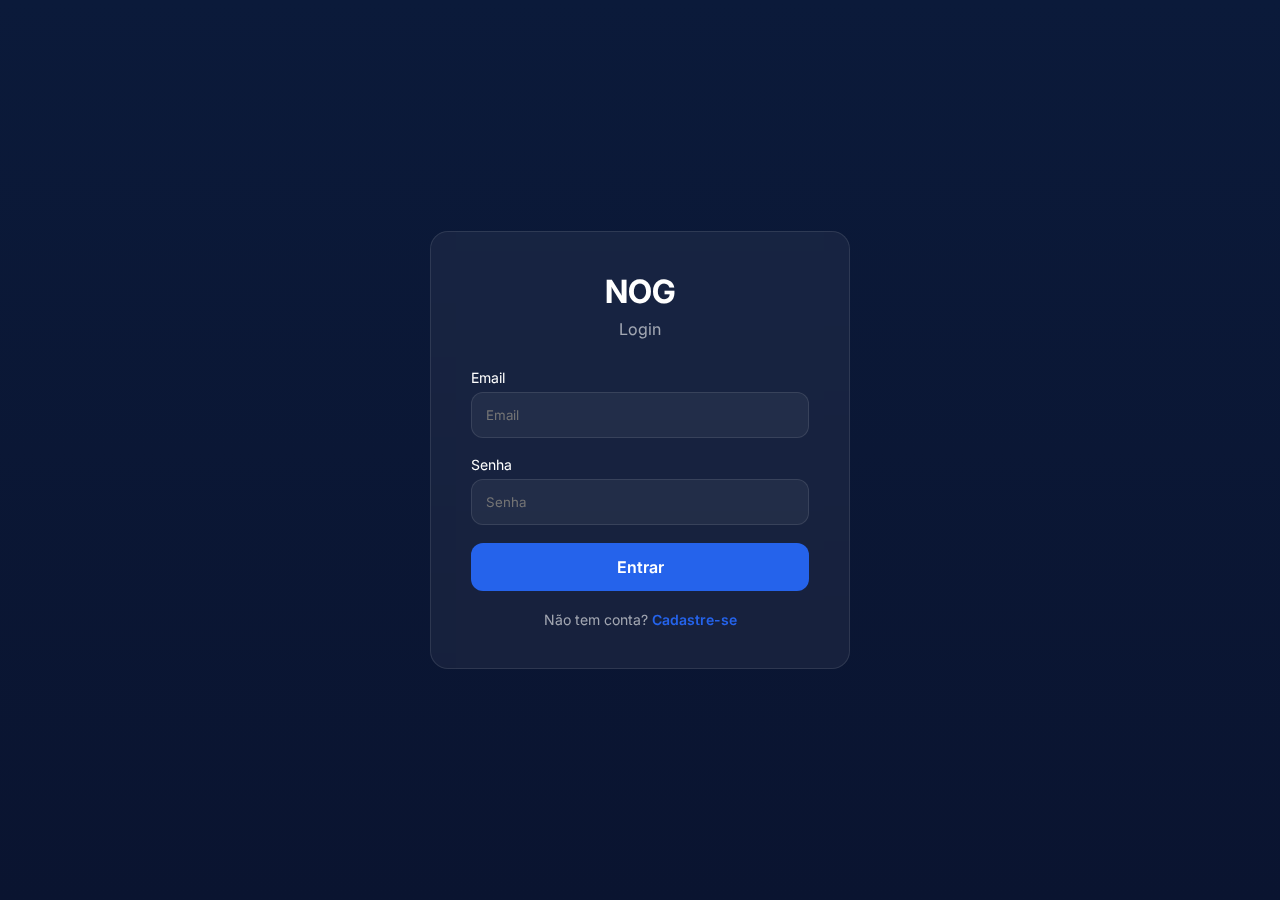
<file: frontend/login.html>
<!doctype html>
<html lang="pt-BR">
  <head>
    <meta charset="UTF-8" />
    <meta name="viewport" content="width=device-width, initial-scale=1.0" />
    <title>Login • AutoAssist</title>

    <link
      href="https://fonts.googleapis.com/css2?family=Inter:wght@400;600&display=swap"
      rel="stylesheet"
    />
    <link
      href="https://cdnjs.cloudflare.com/ajax/libs/font-awesome/6.4.0/css/all.min.css"
      rel="stylesheet"
    />

    <style>
      * {
        margin: 0;
        padding: 0;
        box-sizing: border-box;
        font-family: "Inter", sans-serif;
      }

      body {
        background: linear-gradient(180deg, #0b1a3a, #0a1430);
        min-height: 100vh;
        display: flex;
        align-items: center;
        justify-content: center;
      }

      .container {
        width: 100%;
        max-width: 420px;
        background: rgba(255, 255, 255, 0.05);
        padding: 40px;
        border-radius: 18px;
        backdrop-filter: blur(10px);
        border: 1px solid rgba(255, 255, 255, 0.1);
      }

      h1 {
        color: #fff;
        text-align: center;
        margin-bottom: 8px;
      }

      p {
        color: rgba(255, 255, 255, 0.6);
        text-align: center;
        margin-bottom: 30px;
      }

      label {
        color: #fff;
        font-size: 14px;
        margin-bottom: 6px;
        display: block;
      }

      input {
        width: 100%;
        padding: 14px;
        margin-bottom: 18px;
        border-radius: 12px;
        border: 1px solid rgba(255, 255, 255, 0.1);
        background: rgba(255, 255, 255, 0.05);
        color: #fff;
        outline: none;
      }

      button {
        width: 100%;
        padding: 14px;
        border: none;
        border-radius: 12px;
        background: #2563eb;
        color: #fff;
        font-size: 16px;
        font-weight: 600;
        cursor: pointer;
      }

      .alert {
        display: none;
        padding: 12px;
        border-radius: 10px;
        margin-bottom: 20px;
        font-size: 14px;
      }

      .error {
        background: rgba(239, 68, 68, 0.2);
        color: #fecaca;
      }

      .links {
        margin-top: 20px;
        text-align: center;
        font-size: 14px;
        color: rgba(255, 255, 255, 0.6);
      }

      .links a {
        color: #2563eb;
        text-decoration: none;
        font-weight: 600;
      }
    </style>
  </head>
  <body>
    <div class="container">
      <h1>NOG</h1>
      <p>Login</p>

      <div id="error" class="alert error"></div>

      <form id="loginForm">
        <label>Email</label>
        <input type="email" id="email" required placeholder="Email" />

        <label>Senha</label>
        <input type="password" id="password" required placeholder="Senha" />

        <button type="submit">Entrar</button>
      </form>

      <!-- NOVO: Form de 2FA -->
      <form id="twoFactorForm" style="display: none;">
        <p style="margin-bottom: 20px;">Segurança: Digite sua senha secundária para continuar.</p>
        <label>Senha Secundária</label>
        <input type="password" id="twoFactorCode" placeholder="Sua senha de 2FA" />
        <button type="submit">Confirmar e Entrar</button>
        <button type="button" id="backBtn" style="background: transparent; border: 1px solid #2563eb; margin-top: 10px; color: #2563eb;">Voltar</button>
      </form>

      <div class="links" id="registerLinks">
        Não tem conta? <a href="cadastro.html">Cadastre-se</a>
      </div>
    </div>

    <script src="./static/js/config.js"></script>
    <script src="./static/js/auth.js"></script>
    <script>
      const form = document.getElementById("loginForm");
      const twoFactorForm = document.getElementById("twoFactorForm");
      const errorBox = document.getElementById("error");
      const registerLinks = document.getElementById("registerLinks");
      
      let pendingToken = null;

      form.addEventListener("submit", async (e) => {
        e.preventDefault();
        errorBox.style.display = "none";

        const email = document.getElementById("email").value.trim().toLowerCase();
        const password = document.getElementById("password").value;

        try {
          const data = await Auth.login(email, password);
          
          if (data.two_factor_required) {
            // Mostra o campo de 2FA
            pendingToken = data.pending_token;
            form.style.display = "none";
            twoFactorForm.style.display = "block";
            registerLinks.style.display = "none";
            document.querySelector("p").innerText = "Verificação de Segurança";
          } else {
            window.location.href = "index.html";
          }
        } catch (err) {
          errorBox.textContent = err.message;
          errorBox.style.display = "block";
        }
      });

      twoFactorForm.addEventListener("submit", async (e) => {
        e.preventDefault();
        errorBox.style.display = "none";
        
        const code = document.getElementById("twoFactorCode").value;
        if (!code) return;

        try {
          await Auth.verify2FA(pendingToken, code);
          window.location.href = "index.html";
        } catch (err) {
          errorBox.textContent = err.message;
          errorBox.style.display = "block";
        }
      });

      document.getElementById("backBtn").addEventListener("click", () => {
          twoFactorForm.style.display = "none";
          form.style.display = "block";
          registerLinks.style.display = "block";
          document.querySelector("p").innerText = "Login";
          errorBox.style.display = "none";
      });
    </script>
  </body>
</html>
</file>
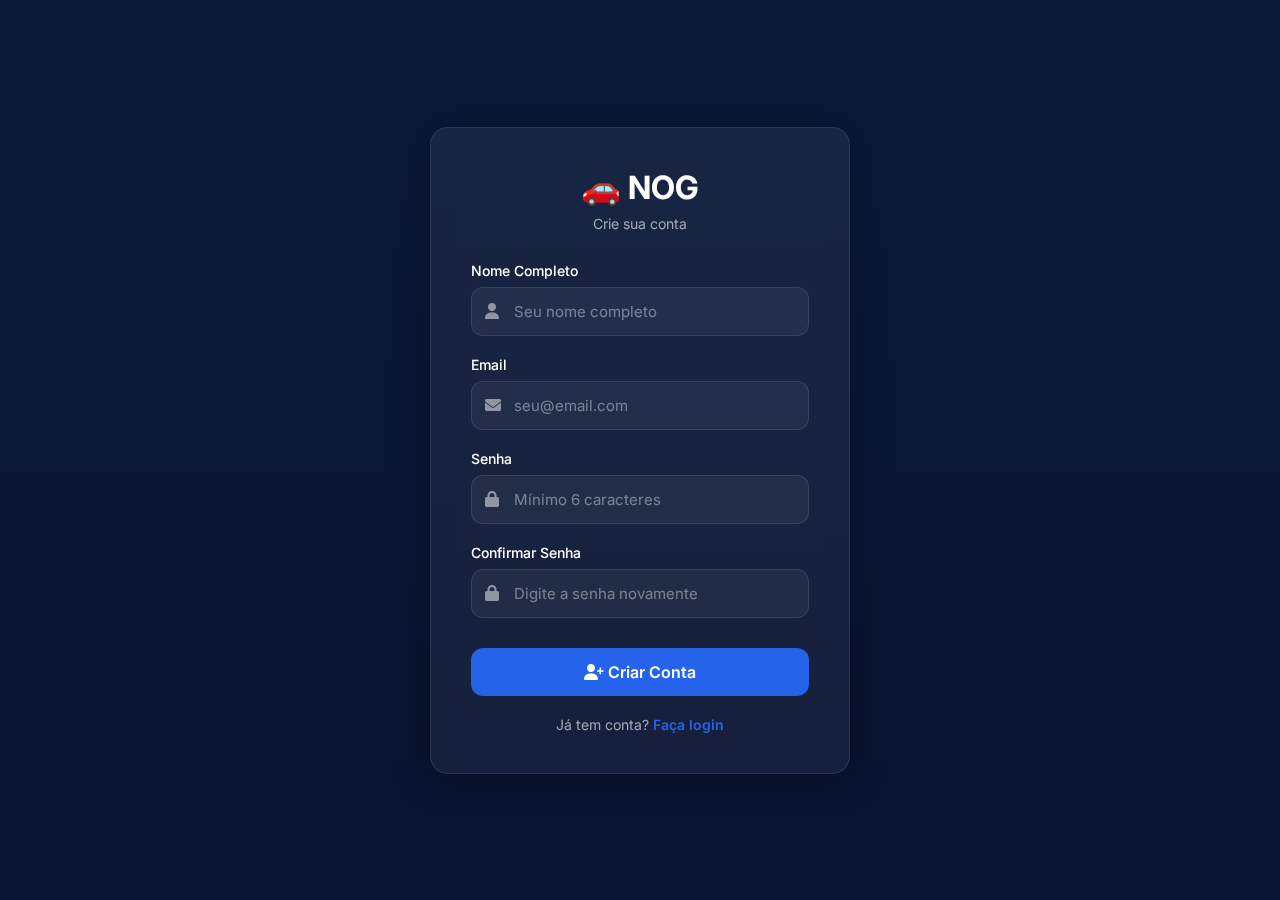
<file: templates/cadastro.html>
<!DOCTYPE html>
<html lang="pt-BR">
<head>
    <meta charset="UTF-8">
    <meta name="viewport" content="width=device-width, initial-scale=1.0">
    <title>Cadastro - NOG Assistente</title>
    
    <!-- FONT -->
    <link href="https://fonts.googleapis.com/css2?family=Inter:wght@400;600&display=swap" rel="stylesheet">
    
    <!-- ICONS -->
    <link href="https://cdnjs.cloudflare.com/ajax/libs/font-awesome/6.4.0/css/all.min.css" rel="stylesheet">

    <style>
        * {
            margin: 0;
            padding: 0;
            box-sizing: border-box;
            font-family: 'Inter', sans-serif;
        }

        body {
            background: linear-gradient(180deg, #0b1a3a, #0a1430);
            min-height: 100vh;
            display: flex;
            align-items: center;
            justify-content: center;
            padding: 20px;
        }

        .cadastro-container {
            background: rgba(255, 255, 255, 0.05);
            backdrop-filter: blur(10px);
            border-radius: 18px;
            box-shadow: 0 0 40px rgba(0, 0, 0, 0.4);
            padding: 40px;
            width: 100%;
            max-width: 420px;
            border: 1px solid rgba(255, 255, 255, 0.1);
        }

        .logo {
            text-align: center;
            margin-bottom: 30px;
        }

        .logo h1 {
            color: #fff;
            font-size: 32px;
            margin-bottom: 8px;
        }

        .logo p {
            color: rgba(255, 255, 255, 0.6);
            font-size: 14px;
        }

        .form-group {
            margin-bottom: 20px;
        }

        label {
            display: block;
            color: #fff;
            font-weight: 500;
            margin-bottom: 8px;
            font-size: 14px;
        }

        .input-wrapper {
            position: relative;
        }

        .input-wrapper i {
            position: absolute;
            left: 14px;
            top: 50%;
            transform: translateY(-50%);
            color: rgba(255, 255, 255, 0.5);
        }

        input {
            width: 100%;
            padding: 14px 14px 14px 42px;
            border-radius: 12px;
            border: 1px solid rgba(255, 255, 255, 0.1);
            outline: none;
            font-size: 15px;
            background: rgba(255, 255, 255, 0.05);
            color: #fff;
            transition: all 0.3s;
        }

        input::placeholder {
            color: rgba(255, 255, 255, 0.4);
        }

        input:focus {
            border-color: #2563eb;
            background: rgba(255, 255, 255, 0.08);
        }

        .password-strength {
            font-size: 12px;
            margin-top: 6px;
            color: rgba(255, 255, 255, 0.5);
        }

        .password-strength.weak {
            color: #ef4444;
        }

        .password-strength.medium {
            color: #fbbf24;
        }

        .password-strength.strong {
            color: #10b981;
        }

        .btn {
            width: 100%;
            padding: 14px;
            background: #2563eb;
            color: white;
            border: none;
            border-radius: 12px;
            font-size: 16px;
            font-weight: 600;
            cursor: pointer;
            transition: all 0.3s;
            margin-top: 10px;
        }

        .btn:hover:not(:disabled) {
            background: #1e40af;
            transform: translateY(-2px);
            box-shadow: 0 4px 12px rgba(37, 99, 235, 0.4);
        }

        .btn:disabled {
            opacity: 0.6;
            cursor: not-allowed;
            transform: none;
        }

        .alert {
            padding: 12px 16px;
            border-radius: 10px;
            margin-bottom: 20px;
            font-size: 14px;
            display: none;
            animation: slideIn 0.3s ease-out;
        }

        @keyframes slideIn {
            from {
                opacity: 0;
                transform: translateY(-10px);
            }
            to {
                opacity: 1;
                transform: translateY(0);
            }
        }

        .alert-error {
            background: rgba(239, 68, 68, 0.2);
            color: #fecaca;
            border: 1px solid rgba(239, 68, 68, 0.3);
        }

        .alert-success {
            background: rgba(16, 185, 129, 0.2);
            color: #6ee7b7;
            border: 1px solid rgba(16, 185, 129, 0.3);
        }

        .links {
            text-align: center;
            margin-top: 20px;
            font-size: 14px;
            color: rgba(255, 255, 255, 0.6);
        }

        .links a {
            color: #2563eb;
            text-decoration: none;
            font-weight: 600;
        }

        .links a:hover {
            text-decoration: underline;
        }

        .loading {
            display: none;
            text-align: center;
            margin-top: 10px;
            color: rgba(255, 255, 255, 0.6);
            font-size: 14px;
        }

        .loading i {
            animation: spin 1s linear infinite;
        }

        @keyframes spin {
            0% { transform: rotate(0deg); }
            100% { transform: rotate(360deg); }
        }
    </style>
</head>
<body>
    <div class="cadastro-container">
        <div class="logo">
            <h1>🚗 NOG</h1>
            <p>Crie sua conta</p>
        </div>

        <div id="errorAlert" class="alert alert-error"></div>
        <div id="successAlert" class="alert alert-success"></div>

        <form id="cadastroForm">
            <div class="form-group">
                <label for="nome">Nome Completo</label>
                <div class="input-wrapper">
                    <i class="fas fa-user"></i>
                    <input 
                        type="text" 
                        id="nome" 
                        name="nome" 
                        placeholder="Seu nome completo" 
                        required
                        autocomplete="name"
                    >
                </div>
            </div>

            <div class="form-group">
                <label for="email">Email</label>
                <div class="input-wrapper">
                    <i class="fas fa-envelope"></i>
                    <input 
                        type="email" 
                        id="email" 
                        name="email" 
                        placeholder="seu@email.com" 
                        required
                        autocomplete="email"
                    >
                </div>
            </div>

            <div class="form-group">
                <label for="password">Senha</label>
                <div class="input-wrapper">
                    <i class="fas fa-lock"></i>
                    <input 
                        type="password" 
                        id="password" 
                        name="password" 
                        placeholder="Mínimo 6 caracteres" 
                        required
                        autocomplete="new-password"
                        maxlength="72"
                    >
                </div>
                <div id="passwordStrength" class="password-strength"></div>
            </div>

            <div class="form-group">
                <label for="confirmPassword">Confirmar Senha</label>
                <div class="input-wrapper">
                    <i class="fas fa-lock"></i>
                    <input 
                        type="password" 
                        id="confirmPassword" 
                        name="confirmPassword" 
                        placeholder="Digite a senha novamente" 
                        required
                        autocomplete="new-password"
                        maxlength="72"
                    >
                </div>
            </div>

            <button type="submit" class="btn" id="cadastroBtn">
                <i class="fas fa-user-plus"></i> Criar Conta
            </button>
            
            <div class="loading" id="loading">
                <i class="fas fa-spinner"></i> Criando conta...
            </div>
        </form>

        <div class="links">
            Já tem conta? <a href="/login">Faça login</a>
        </div>
    </div>

    <script>
        // ==================== CONFIG ====================
        const TOKEN_KEY = 'access_token';

        // Elementos do DOM
        const form = document.getElementById('cadastroForm');
        const nomeInput = document.getElementById('nome');
        const emailInput = document.getElementById('email');
        const passwordInput = document.getElementById('password');
        const confirmPasswordInput = document.getElementById('confirmPassword');
        const cadastroBtn = document.getElementById('cadastroBtn');
        const loading = document.getElementById('loading');
        const errorAlert = document.getElementById('errorAlert');
        const successAlert = document.getElementById('successAlert');
        const passwordStrength = document.getElementById('passwordStrength');

        // ==================== VERIFICAR SE JÁ ESTÁ LOGADO ====================
        window.addEventListener('DOMContentLoaded', () => {
            const token = localStorage.getItem(TOKEN_KEY);
            if (token) {
                const parts = token.split('.');
                if (parts.length === 3) {
                    console.log('✓ Usuário já autenticado, redirecionando...');
                    window.location.href = '/chat';
                    return;
                }
            }
            console.log('🔓 Usuário não autenticado');
        });

        // ==================== FORÇA DA SENHA ====================
        passwordInput.addEventListener('input', () => {
            const password = passwordInput.value;
            
            if (password.length === 0) {
                passwordStrength.textContent = '';
                passwordStrength.className = 'password-strength';
                return;
            }

            let strength = 0;
            if (password.length >= 6) strength++;
            if (password.length >= 10) strength++;
            if (/[a-z]/.test(password) && /[A-Z]/.test(password)) strength++;
            if (/[0-9]/.test(password)) strength++;
            if (/[^a-zA-Z0-9]/.test(password)) strength++;

            if (strength <= 2) {
                passwordStrength.textContent = '⚠️ Senha fraca';
                passwordStrength.className = 'password-strength weak';
            } else if (strength <= 4) {
                passwordStrength.textContent = '✓ Senha média';
                passwordStrength.className = 'password-strength medium';
            } else {
                passwordStrength.textContent = '✓ Senha forte';
                passwordStrength.className = 'password-strength strong';
            }
        });

        // ==================== FUNÇÕES DE ALERTA ====================
        function showError(message) {
            errorAlert.textContent = message;
            errorAlert.style.display = 'block';
            successAlert.style.display = 'none';
            console.error('❌', message);
        }

        function showSuccess(message) {
            successAlert.textContent = message;
            successAlert.style.display = 'block';
            errorAlert.style.display = 'none';
            console.log('✓', message);
        }

        function clearAlerts() {
            errorAlert.style.display = 'none';
            successAlert.style.display = 'none';
        }

        // ==================== SUBMIT DO FORMULÁRIO ====================
        form.addEventListener('submit', async (e) => {
            e.preventDefault();
            clearAlerts();

            const nome = nomeInput.value.trim();
            const email = emailInput.value.trim().toLowerCase();
            const password = passwordInput.value;
            const confirmPassword = confirmPasswordInput.value;

            // Validações
            if (!nome || !email || !password || !confirmPassword) {
                showError('Preencha todos os campos');
                return;
            }

            if (nome.length < 2) {
                showError('Nome deve ter pelo menos 2 caracteres');
                return;
            }

            if (!email.includes('@') || !email.includes('.')) {
                showError('Email inválido');
                return;
            }

            if (password.length < 6) {
                showError('Senha deve ter pelo menos 6 caracteres');
                return;
            }

            if (password.length > 72) {
                showError('Senha não pode ter mais de 72 caracteres');
                return;
            }

            if (password !== confirmPassword) {
                showError('As senhas não coincidem');
                return;
            }

            // Desabilitar form
            cadastroBtn.disabled = true;
            loading.style.display = 'block';
            cadastroBtn.innerHTML = '<i class="fas fa-spinner fa-spin"></i> Aguarde...';

            try {
                console.log('📡 Enviando requisição de cadastro...');
                
                const response = await fetch('/api/cadastro', {
                    method: 'POST',
                    headers: {
                        'Content-Type': 'application/json'
                    },
                    body: JSON.stringify({ nome, email, password })
                });

                const data = await response.json();
                console.log('Resposta do servidor:', response.status, data);

                if (response.ok) {
                    console.log('✓ Cadastro realizado com sucesso!');
                    
                    // Mostrar sucesso
                    showSuccess('Cadastro realizado! Redirecionando para login...');

                    // Redirecionar após 2 segundos
                    setTimeout(() => {
                        window.location.href = '/login';
                    }, 2000);

                } else {
                    // Erro no cadastro
                    const errorMessage = data.error || 'Erro ao realizar cadastro';
                    showError(errorMessage);
                    console.error('❌ Erro de cadastro:', data);
                }

            } catch (error) {
                console.error('❌ Erro ao fazer cadastro:', error);
                showError('Erro de conexão. Verifique sua internet.');
            } finally {
                // Re-habilitar form
                cadastroBtn.disabled = false;
                loading.style.display = 'none';
                cadastroBtn.innerHTML = '<i class="fas fa-user-plus"></i> Criar Conta';
            }
        });

        // ==================== LOGS DE DEBUG ====================
        console.log('📝 Página de cadastro carregada');
    </script>
</body>
</html>
</file>
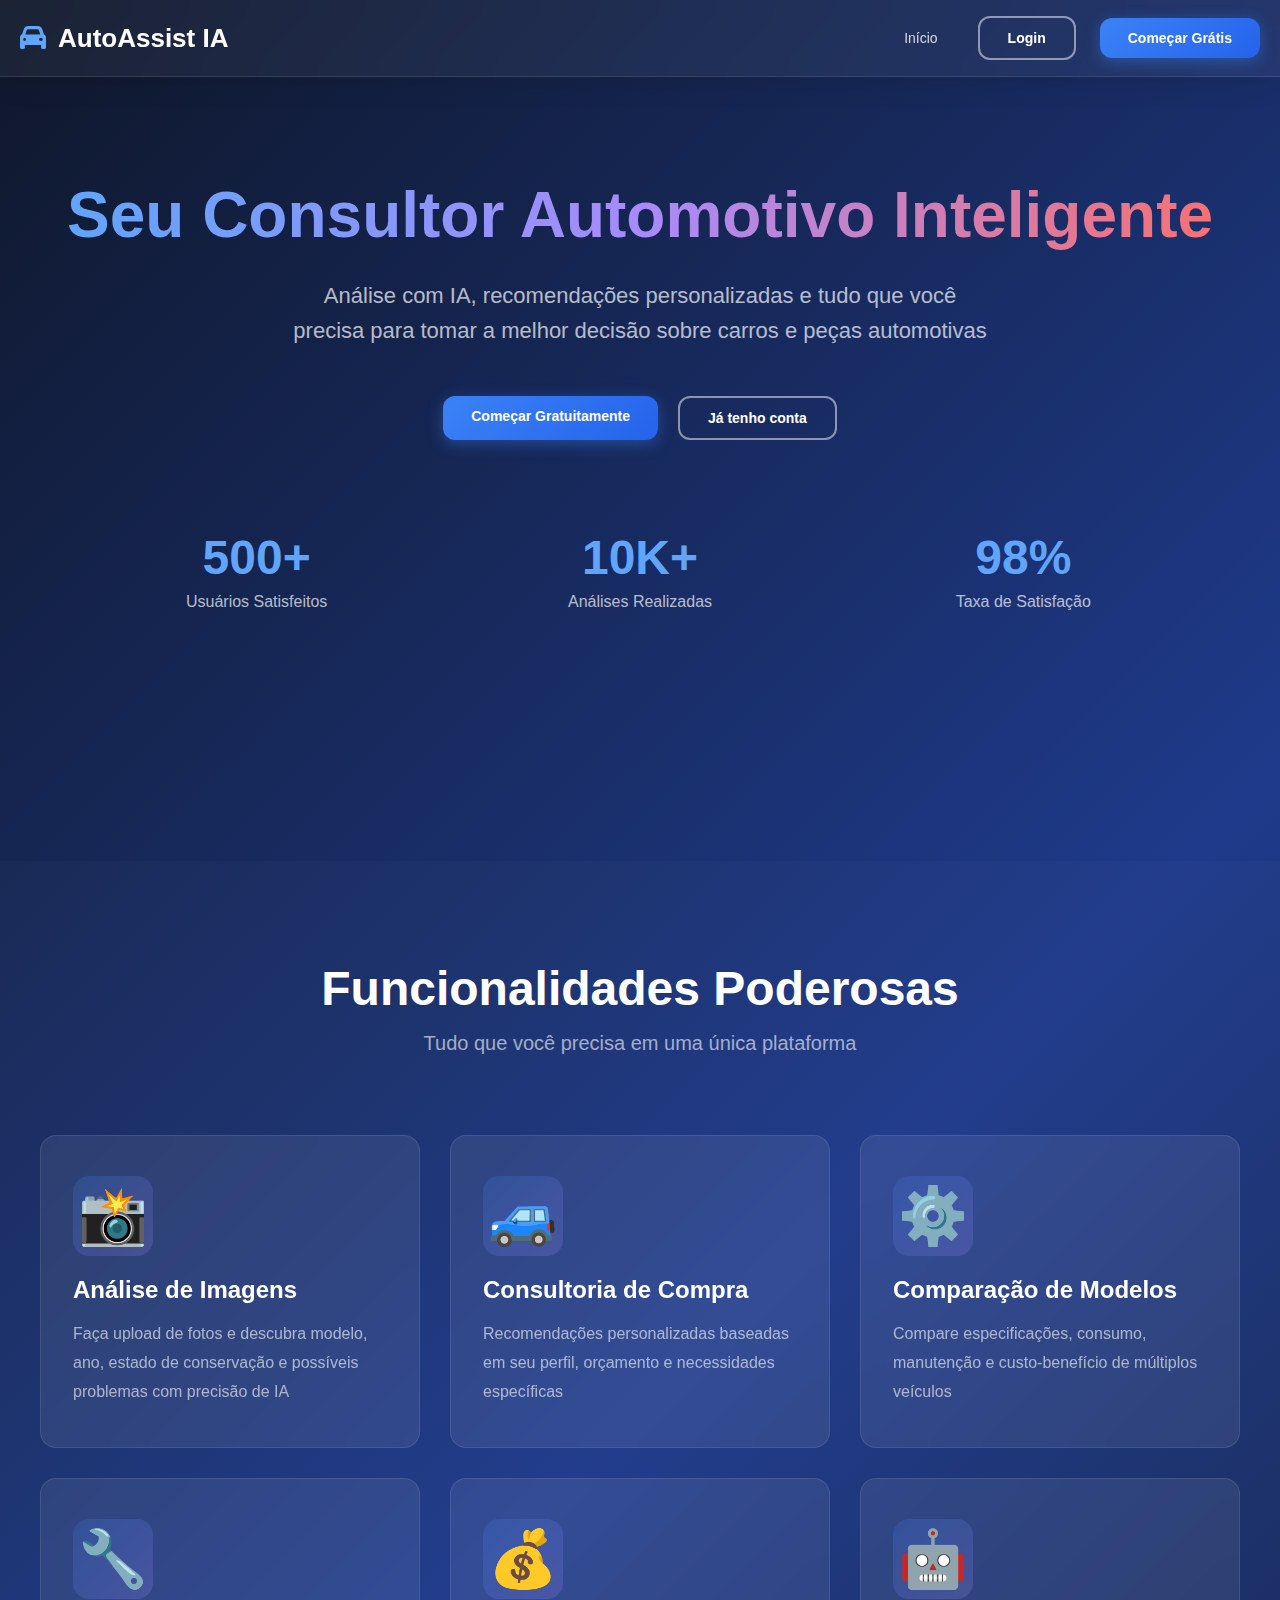
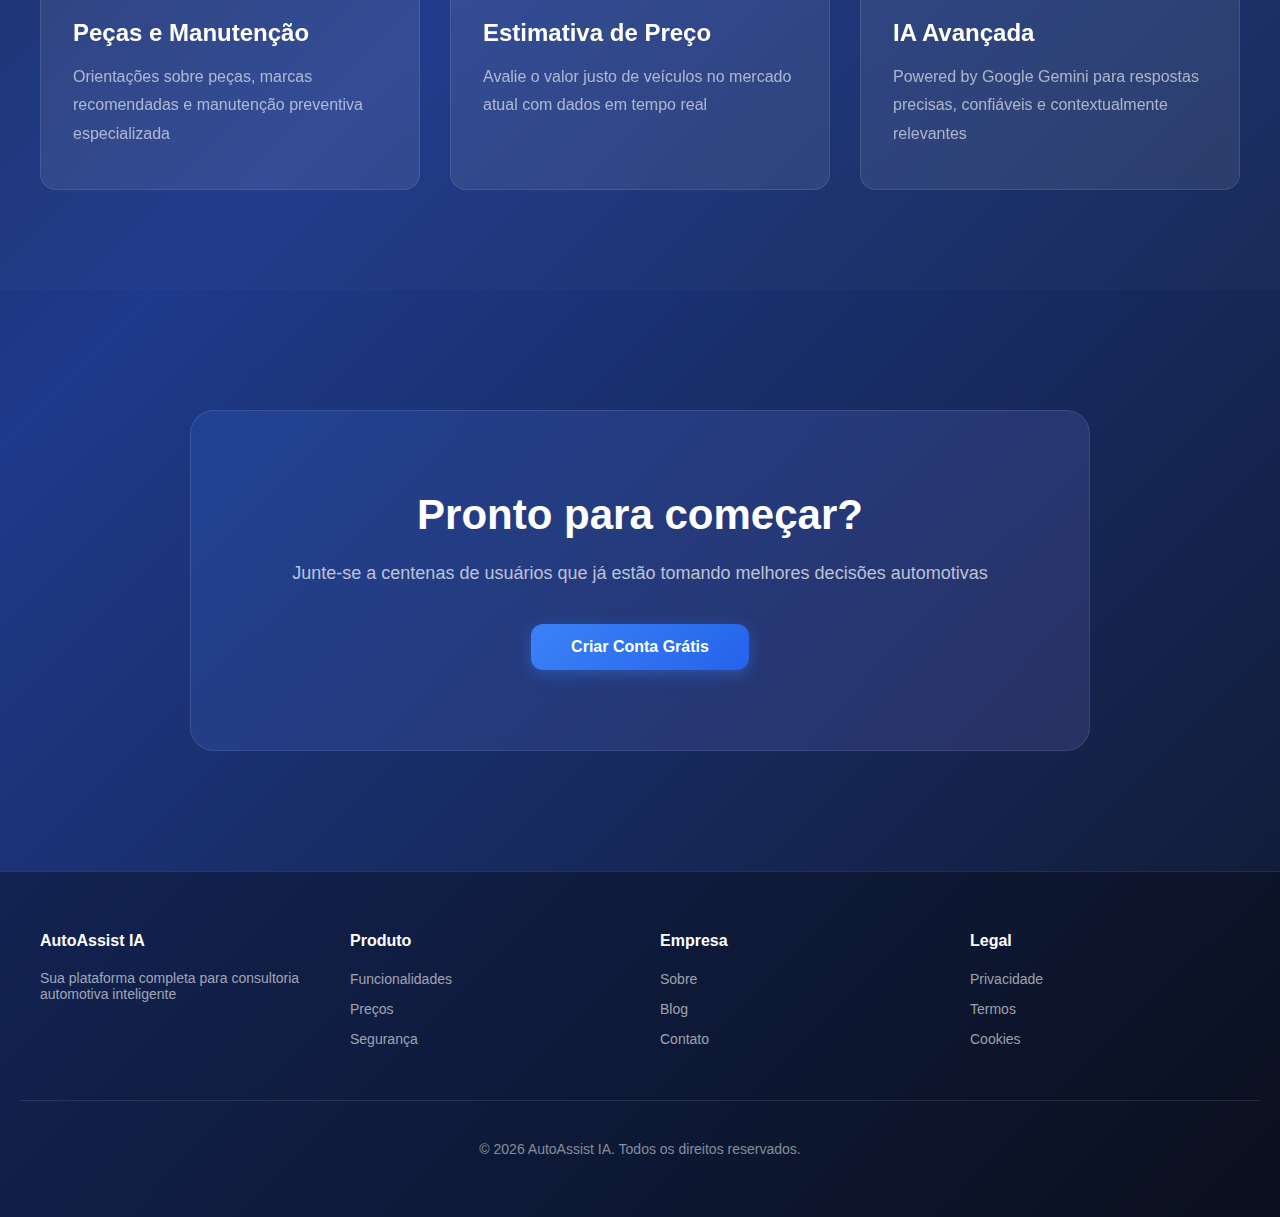
<file: templates/home.html>
<!DOCTYPE html>
<html lang="pt-BR">
<head>
    <meta charset="UTF-8">
    <meta name="viewport" content="width=device-width, initial-scale=1.0">
    <title>AutoAssist IA - Seu Consultor Automotivo Inteligente</title>
    <link href="https://cdnjs.cloudflare.com/ajax/libs/font-awesome/6.4.0/css/all.min.css" rel="stylesheet">
    <style>
        * {
            margin: 0;
            padding: 0;
            box-sizing: border-box;
        }

        body {
            font-family: -apple-system, BlinkMacSystemFont, 'Segoe UI', Roboto, Oxygen, Ubuntu, Cantarell, sans-serif;
            background: linear-gradient(135deg, #0f172a 0%, #1e3a8a 50%, #0f172a 100%);
            min-height: 100vh;
            color: #fff;
            overflow-x: hidden;
        }

        /* Navbar */
        .navbar {
            background: rgba(255, 255, 255, 0.05);
            backdrop-filter: blur(20px);
            padding: 16px 20px;
            border-bottom: 1px solid rgba(255, 255, 255, 0.1);
            position: sticky;
            top: 0;
            z-index: 1000;
            box-shadow: 0 4px 30px rgba(0, 0, 0, 0.1);
        }

        .nav-container {
            max-width: 1400px;
            margin: 0 auto;
            display: flex;
            justify-content: space-between;
            align-items: center;
            flex-wrap: wrap;
            gap: 20px;
        }

        .nav-logo {
            display: flex;
            align-items: center;
            gap: 12px;
            font-size: 26px;
            font-weight: 800;
            cursor: pointer;
            text-decoration: none;
            color: white;
            transition: all 0.3s;
        }

        .nav-logo:hover {
            transform: scale(1.05);
        }

        .nav-menu {
            display: flex;
            gap: 24px;
            align-items: center;
            flex-wrap: wrap;
        }

        .nav-link {
            color: rgba(255, 255, 255, 0.8);
            text-decoration: none;
            padding: 8px 16px;
            border-radius: 8px;
            transition: all 0.3s;
            font-weight: 500;
            font-size: 14px;
        }

        .nav-link:hover {
            color: white;
            background: rgba(59, 130, 246, 0.2);
        }

        .btn {
            background: linear-gradient(135deg, #3b82f6, #2563eb);
            color: white;
            border: none;
            padding: 12px 28px;
            border-radius: 12px;
            cursor: pointer;
            font-size: 14px;
            font-weight: 600;
            transition: all 0.3s;
            text-decoration: none;
            display: inline-block;
            box-shadow: 0 4px 15px rgba(59, 130, 246, 0.4);
        }

        .btn:hover {
            transform: translateY(-2px);
            box-shadow: 0 6px 20px rgba(59, 130, 246, 0.6);
        }

        .btn-outline {
            background: transparent;
            border: 2px solid rgba(255, 255, 255, 0.5);
            box-shadow: none;
        }

        .btn-outline:hover {
            background: rgba(255, 255, 255, 0.1);
            border-color: white;
        }

        /* Hero Section */
        .hero {
            max-width: 1200px;
            margin: 0 auto;
            padding: 100px 20px 60px;
            text-align: center;
            animation: fadeInUp 0.8s ease-out;
        }

        .hero h1 {
            font-size: 64px;
            margin-bottom: 24px;
            background: linear-gradient(to right, #60a5fa, #a78bfa, #f87171);
            -webkit-background-clip: text;
            -webkit-text-fill-color: transparent;
            background-clip: text;
            font-weight: 800;
            line-height: 1.2;
        }

        .hero p {
            font-size: 22px;
            color: rgba(255, 255, 255, 0.7);
            margin-bottom: 48px;
            max-width: 700px;
            margin-left: auto;
            margin-right: auto;
            line-height: 1.6;
            font-weight: 300;
        }

        .hero-buttons {
            display: flex;
            gap: 20px;
            justify-content: center;
            flex-wrap: wrap;
            margin-bottom: 60px;
        }

        /* Stats Section */
        .stats {
            display: grid;
            grid-template-columns: repeat(auto-fit, minmax(250px, 1fr));
            gap: 30px;
            max-width: 1200px;
            margin: 60px auto 0;
            padding: 0 20px 80px;
        }

        .stat-card {
            text-align: center;
            padding: 30px;
            animation: fadeInUp 0.8s ease-out;
            animation-fill-mode: both;
        }

        .stat-card:nth-child(1) { animation-delay: 0.1s; }
        .stat-card:nth-child(2) { animation-delay: 0.2s; }
        .stat-card:nth-child(3) { animation-delay: 0.3s; }

        .stat-number {
            font-size: 48px;
            font-weight: 800;
            color: #60a5fa;
            margin-bottom: 8px;
        }

        .stat-label {
            color: rgba(255, 255, 255, 0.7);
            font-size: 16px;
        }

        /* Features Section */
        .features-section {
            background: rgba(255, 255, 255, 0.02);
            padding: 100px 20px;
            margin-top: 80px;
        }

        .section-title {
            text-align: center;
            font-size: 48px;
            margin-bottom: 16px;
            font-weight: 800;
            color: white;
        }

        .section-subtitle {
            text-align: center;
            font-size: 20px;
            color: rgba(255, 255, 255, 0.6);
            margin-bottom: 80px;
        }

        .features {
            max-width: 1200px;
            margin: 0 auto;
            display: grid;
            grid-template-columns: repeat(auto-fit, minmax(320px, 1fr));
            gap: 30px;
        }

        .feature-card {
            background: rgba(255, 255, 255, 0.08);
            backdrop-filter: blur(10px);
            padding: 40px 32px;
            border-radius: 16px;
            border: 1px solid rgba(255, 255, 255, 0.1);
            transition: all 0.3s;
            animation: fadeInUp 0.8s ease-out;
        }

        .feature-card:hover {
            transform: translateY(-8px);
            background: rgba(255, 255, 255, 0.12);
            border-color: rgba(255, 255, 255, 0.2);
            box-shadow: 0 20px 40px rgba(59, 130, 246, 0.2);
        }

        .feature-icon {
            font-size: 56px;
            margin-bottom: 20px;
            display: inline-block;
            width: 80px;
            height: 80px;
            background: linear-gradient(135deg, rgba(59, 130, 246, 0.2), rgba(167, 139, 250, 0.2));
            border-radius: 16px;
            display: flex;
            align-items: center;
            justify-content: center;
        }

        .feature-card h3 {
            font-size: 24px;
            margin-bottom: 16px;
            font-weight: 700;
        }

        .feature-card p {
            color: rgba(255, 255, 255, 0.6);
            line-height: 1.8;
            font-size: 16px;
        }

        /* CTA Section */
        .cta-section {
            max-width: 900px;
            margin: 120px auto 0;
            padding: 80px 40px;
            text-align: center;
            background: linear-gradient(135deg, rgba(59, 130, 246, 0.15), rgba(167, 139, 250, 0.15));
            border-radius: 24px;
            border: 1px solid rgba(255, 255, 255, 0.1);
        }

        .cta-section h2 {
            font-size: 42px;
            margin-bottom: 24px;
            font-weight: 800;
        }

        .cta-section p {
            font-size: 18px;
            color: rgba(255, 255, 255, 0.7);
            margin-bottom: 40px;
        }

        /* Footer */
        .footer {
            background: rgba(0, 0, 0, 0.3);
            padding: 60px 20px;
            margin-top: 120px;
            border-top: 1px solid rgba(255, 255, 255, 0.1);
        }

        .footer-content {
            max-width: 1200px;
            margin: 0 auto;
            display: grid;
            grid-template-columns: repeat(auto-fit, minmax(250px, 1fr));
            gap: 40px;
            margin-bottom: 40px;
        }

        .footer-column h4 {
            margin-bottom: 20px;
            font-weight: 700;
            font-size: 16px;
        }

        .footer-column ul {
            list-style: none;
        }

        .footer-column li {
            margin-bottom: 12px;
        }

        .footer-column a {
            color: rgba(255, 255, 255, 0.6);
            text-decoration: none;
            transition: color 0.3s;
            font-size: 14px;
        }

        .footer-column a:hover {
            color: white;
        }

        .footer-bottom {
            text-align: center;
            padding-top: 40px;
            border-top: 1px solid rgba(255, 255, 255, 0.1);
            color: rgba(255, 255, 255, 0.5);
            font-size: 14px;
        }

        /* Animations */
        @keyframes fadeInUp {
            from {
                opacity: 0;
                transform: translateY(30px);
            }
            to {
                opacity: 1;
                transform: translateY(0);
            }
        }

        /* Responsive */
        @media (max-width: 768px) {
            .hero h1 {
                font-size: 42px;
            }

            .hero p {
                font-size: 18px;
            }

            .section-title {
                font-size: 36px;
            }

            .nav-logo {
                font-size: 20px;
            }

            .hero-buttons {
                gap: 12px;
            }

            .btn {
                padding: 10px 24px;
                font-size: 13px;
            }
        }
    </style>
</head>
<body>
<body>
    <!-- Navbar -->
    <nav class="navbar">
        <div class="nav-container">
            <a href="/" class="nav-logo">
                <i class="fas fa-car" style="color: #60a5fa;"></i> AutoAssist IA
            </a>
            <div class="nav-menu" id="navMenu">
                <a href="/" class="nav-link">Início</a>
                <a href="/login" class="btn btn-outline">Login</a>
                <a href="/cadastro" class="btn">Começar Grátis</a>
            </div>
        </div>
    </nav>

    <!-- Hero Section -->
    <section class="hero">
        <h1>Seu Consultor Automotivo Inteligente</h1>
        <p>Análise com IA, recomendações personalizadas e tudo que você precisa para tomar a melhor decisão sobre carros e peças automotivas</p>
        <div class="hero-buttons">
            <a href="/cadastro" class="btn">Começar Gratuitamente</a>
            <a href="/login" class="btn btn-outline">Já tenho conta</a>
        </div>

        <!-- Stats -->
        <div class="stats">
            <div class="stat-card">
                <div class="stat-number">500+</div>
                <div class="stat-label">Usuários Satisfeitos</div>
            </div>
            <div class="stat-card">
                <div class="stat-number">10K+</div>
                <div class="stat-label">Análises Realizadas</div>
            </div>
            <div class="stat-card">
                <div class="stat-number">98%</div>
                <div class="stat-label">Taxa de Satisfação</div>
            </div>
        </div>
    </section>

    <!-- Features Section -->
    <section class="features-section">
        <h2 class="section-title">Funcionalidades Poderosas</h2>
        <p class="section-subtitle">Tudo que você precisa em uma única plataforma</p>

        <div class="features">
            <div class="feature-card">
                <div class="feature-icon">📸</div>
                <h3>Análise de Imagens</h3>
                <p>Faça upload de fotos e descubra modelo, ano, estado de conservação e possíveis problemas com precisão de IA</p>
            </div>
            <div class="feature-card">
                <div class="feature-icon">🚙</div>
                <h3>Consultoria de Compra</h3>
                <p>Recomendações personalizadas baseadas em seu perfil, orçamento e necessidades específicas</p>
            </div>
            <div class="feature-card">
                <div class="feature-icon">⚙️</div>
                <h3>Comparação de Modelos</h3>
                <p>Compare especificações, consumo, manutenção e custo-benefício de múltiplos veículos</p>
            </div>
            <div class="feature-card">
                <div class="feature-icon">🔧</div>
                <h3>Peças e Manutenção</h3>
                <p>Orientações sobre peças, marcas recomendadas e manutenção preventiva especializada</p>
            </div>
            <div class="feature-card">
                <div class="feature-icon">💰</div>
                <h3>Estimativa de Preço</h3>
                <p>Avalie o valor justo de veículos no mercado atual com dados em tempo real</p>
            </div>
            <div class="feature-card">
                <div class="feature-icon">🤖</div>
                <h3>IA Avançada</h3>
                <p>Powered by Google Gemini para respostas precisas, confiáveis e contextualmente relevantes</p>
            </div>
        </div>
    </section>

    <!-- CTA Section -->
    <div class="cta-section">
        <h2>Pronto para começar?</h2>
        <p>Junte-se a centenas de usuários que já estão tomando melhores decisões automotivas</p>
        <a href="/cadastro" class="btn" style="font-size: 16px; padding: 14px 40px;">Criar Conta Grátis</a>
    </div>

    <!-- Footer -->
    <footer class="footer">
        <div class="footer-content">
            <div class="footer-column">
                <h4>AutoAssist IA</h4>
                <p style="color: rgba(255, 255, 255, 0.6); font-size: 14px;">Sua plataforma completa para consultoria automotiva inteligente</p>
            </div>
            <div class="footer-column">
                <h4>Produto</h4>
                <ul>
                    <li><a href="#">Funcionalidades</a></li>
                    <li><a href="#">Preços</a></li>
                    <li><a href="#">Segurança</a></li>
                </ul>
            </div>
            <div class="footer-column">
                <h4>Empresa</h4>
                <ul>
                    <li><a href="#">Sobre</a></li>
                    <li><a href="#">Blog</a></li>
                    <li><a href="#">Contato</a></li>
                </ul>
            </div>
            <div class="footer-column">
                <h4>Legal</h4>
                <ul>
                    <li><a href="#">Privacidade</a></li>
                    <li><a href="#">Termos</a></li>
                    <li><a href="#">Cookies</a></li>
                </ul>
            </div>
        </div>
        <div class="footer-bottom">
            <p>&copy; 2026 AutoAssist IA. Todos os direitos reservados.</p>
        </div>
    </footer>

    <script>
        // Verificar se usuário está logado
        document.addEventListener('DOMContentLoaded', function() {
            const user = localStorage.getItem('autoassist_user');
            const navMenu = document.getElementById('navMenu');
            
            if (user) {
                const userData = JSON.parse(user);
                navMenu.innerHTML = `
                    <a href="/" class="nav-link">Início</a>
                    <a href="/chat" class="nav-link">Chat</a>
                    <a href="/perfil" class="nav-link">Perfil</a>
                    <button class="btn" onclick="logout()">Sair</button>
                `;
            }
        });

        function logout() {
            if (confirm('Tem certeza que deseja sair?')) {
                localStorage.removeItem('autoassist_user');
                localStorage.removeItem('access_token');
                window.location.href = '/';
            }
        }
    </script>
</body>
</html>
</file>
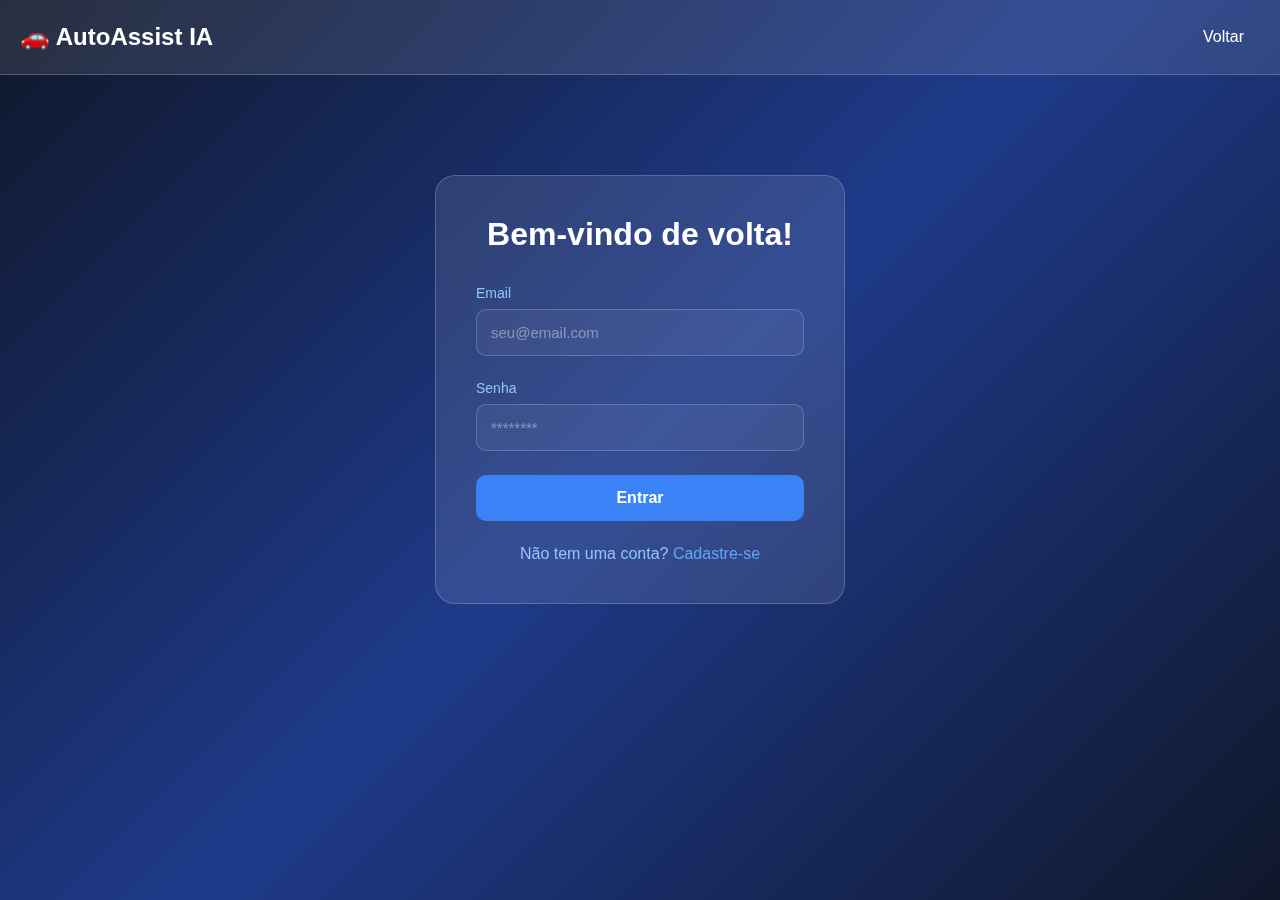
<file: templates/login.html>
<!DOCTYPE html>
<html lang="pt-BR">
<head>
    <meta charset="UTF-8">
    <meta name="viewport" content="width=device-width, initial-scale=1.0">
    <title>Login - AutoAssist IA</title>
    <style>
        * {
            margin: 0;
            padding: 0;
            box-sizing: border-box;
        }

        body {
            font-family: -apple-system, BlinkMacSystemFont, 'Segoe UI', Roboto, Oxygen, Ubuntu, Cantarell, sans-serif;
            background: linear-gradient(135deg, #0f172a 0%, #1e3a8a 50%, #0f172a 100%);
            min-height: 100vh;
            color: #fff;
        }

        /* Navbar */
        .navbar {
            background: rgba(255, 255, 255, 0.1);
            backdrop-filter: blur(10px);
            padding: 20px;
            border-bottom: 1px solid rgba(255, 255, 255, 0.2);
        }

        .nav-container {
            max-width: 1400px;
            margin: 0 auto;
            display: flex;
            justify-content: space-between;
            align-items: center;
        }

        .nav-logo {
            display: flex;
            align-items: center;
            gap: 12px;
            font-size: 24px;
            font-weight: 700;
            text-decoration: none;
            color: white;
        }

        .nav-link {
            color: white;
            text-decoration: none;
            padding: 8px 16px;
            border-radius: 8px;
            transition: all 0.3s;
        }

        .nav-link:hover {
            background: rgba(255, 255, 255, 0.1);
        }

        /* Auth Container */
        .auth-container {
            max-width: 450px;
            margin: 80px auto;
            padding: 20px;
        }

        .auth-card {
            background: rgba(255, 255, 255, 0.1);
            backdrop-filter: blur(10px);
            padding: 40px;
            border-radius: 20px;
            border: 1px solid rgba(255, 255, 255, 0.2);
        }

        .auth-card h2 {
            font-size: 32px;
            margin-bottom: 32px;
            text-align: center;
        }

        .form-group {
            margin-bottom: 24px;
        }

        .form-group label {
            display: block;
            margin-bottom: 8px;
            color: #93c5fd;
            font-size: 14px;
        }

        .form-group input {
            width: 100%;
            padding: 14px;
            border-radius: 10px;
            border: 1px solid rgba(255, 255, 255, 0.2);
            background: rgba(255, 255, 255, 0.05);
            color: white;
            font-size: 15px;
        }

        .form-group input:focus {
            outline: none;
            border-color: #3b82f6;
        }

        .form-group input::placeholder {
            color: rgba(255, 255, 255, 0.4);
        }

        .btn {
            background: #3b82f6;
            color: white;
            border: none;
            padding: 14px;
            border-radius: 10px;
            cursor: pointer;
            font-size: 16px;
            font-weight: 600;
            transition: all 0.3s;
            width: 100%;
        }

        .btn:hover {
            background: #2563eb;
            transform: translateY(-2px);
        }

        .auth-footer {
            text-align: center;
            margin-top: 24px;
            color: #93c5fd;
        }

        .auth-footer a {
            color: #60a5fa;
            text-decoration: none;
            cursor: pointer;
        }

        .auth-footer a:hover {
            text-decoration: underline;
        }

        .alert {
            padding: 12px 16px;
            border-radius: 8px;
            margin-bottom: 20px;
            font-size: 14px;
        }

        .alert-error {
            background: rgba(239, 68, 68, 0.2);
            border: 1px solid #ef4444;
            color: #fca5a5;
        }

        .alert-success {
            background: rgba(34, 197, 94, 0.2);
            border: 1px solid #22c55e;
            color: #86efac;
        }
    </style>
</head>
<body>
    <!-- Navbar -->
    <nav class="navbar">
        <div class="nav-container">
            <a href="/" class="nav-logo">
                🚗 AutoAssist IA
            </a>
            <a href="/" class="nav-link">Voltar</a>
        </div>
    </nav>

    <!-- Login Form -->
    <div class="auth-container">
        <div class="auth-card">
            <h2>Bem-vindo de volta!</h2>
            <div id="loginAlert"></div>
            <form id="loginForm">
                <div class="form-group">
                    <label>Email</label>
                    <input type="email" id="loginEmail" placeholder="seu@email.com" required>
                </div>
                <div class="form-group">
                    <label>Senha</label>
                    <input type="password" id="loginPassword" placeholder="********" required>
                </div>
                <button type="submit" class="btn">Entrar</button>
            </form>
            <div class="auth-footer">
                Não tem uma conta? <a href="/cadastro">Cadastre-se</a>
            </div>
        </div>
    </div>

    <script>
        // Redirecionar se já estiver logado
        document.addEventListener('DOMContentLoaded', function() {
            const user = localStorage.getItem('autoassist_user');
            if (user) {
                window.location.href = '/chat';
            }
        });

        // Handle Login
        document.getElementById('loginForm').addEventListener('submit', async function(e) {
            e.preventDefault();
            
            const email = document.getElementById('loginEmail').value;
            const password = document.getElementById('loginPassword').value;

            try {
                const response = await fetch('/api/login', {
                    method: 'POST',
                    headers: {
                        'Content-Type': 'application/json',
                    },
                    body: JSON.stringify({ email, password })
                });

                const data = await response.json();

                if (data.success) {
                    localStorage.setItem('autoassist_user', JSON.stringify(data.user));
                    showAlert('Login realizado com sucesso!', 'success');
                    setTimeout(() => {
                        window.location.href = '/chat';
                    }, 1000);
                } else {
                    showAlert(data.message || 'Erro ao fazer login', 'error');
                }
            } catch (error) {
                showAlert('Erro ao conectar com o servidor', 'error');
                console.error('Erro:', error);
            }
        });

        function showAlert(message, type) {
            const alertDiv = document.getElementById('loginAlert');
            alertDiv.innerHTML = `<div class="alert alert-${type}">${message}</div>`;
            setTimeout(() => {
                alertDiv.innerHTML = '';
            }, 5000);
        }
    </script>
</body>
</html>
</file>
